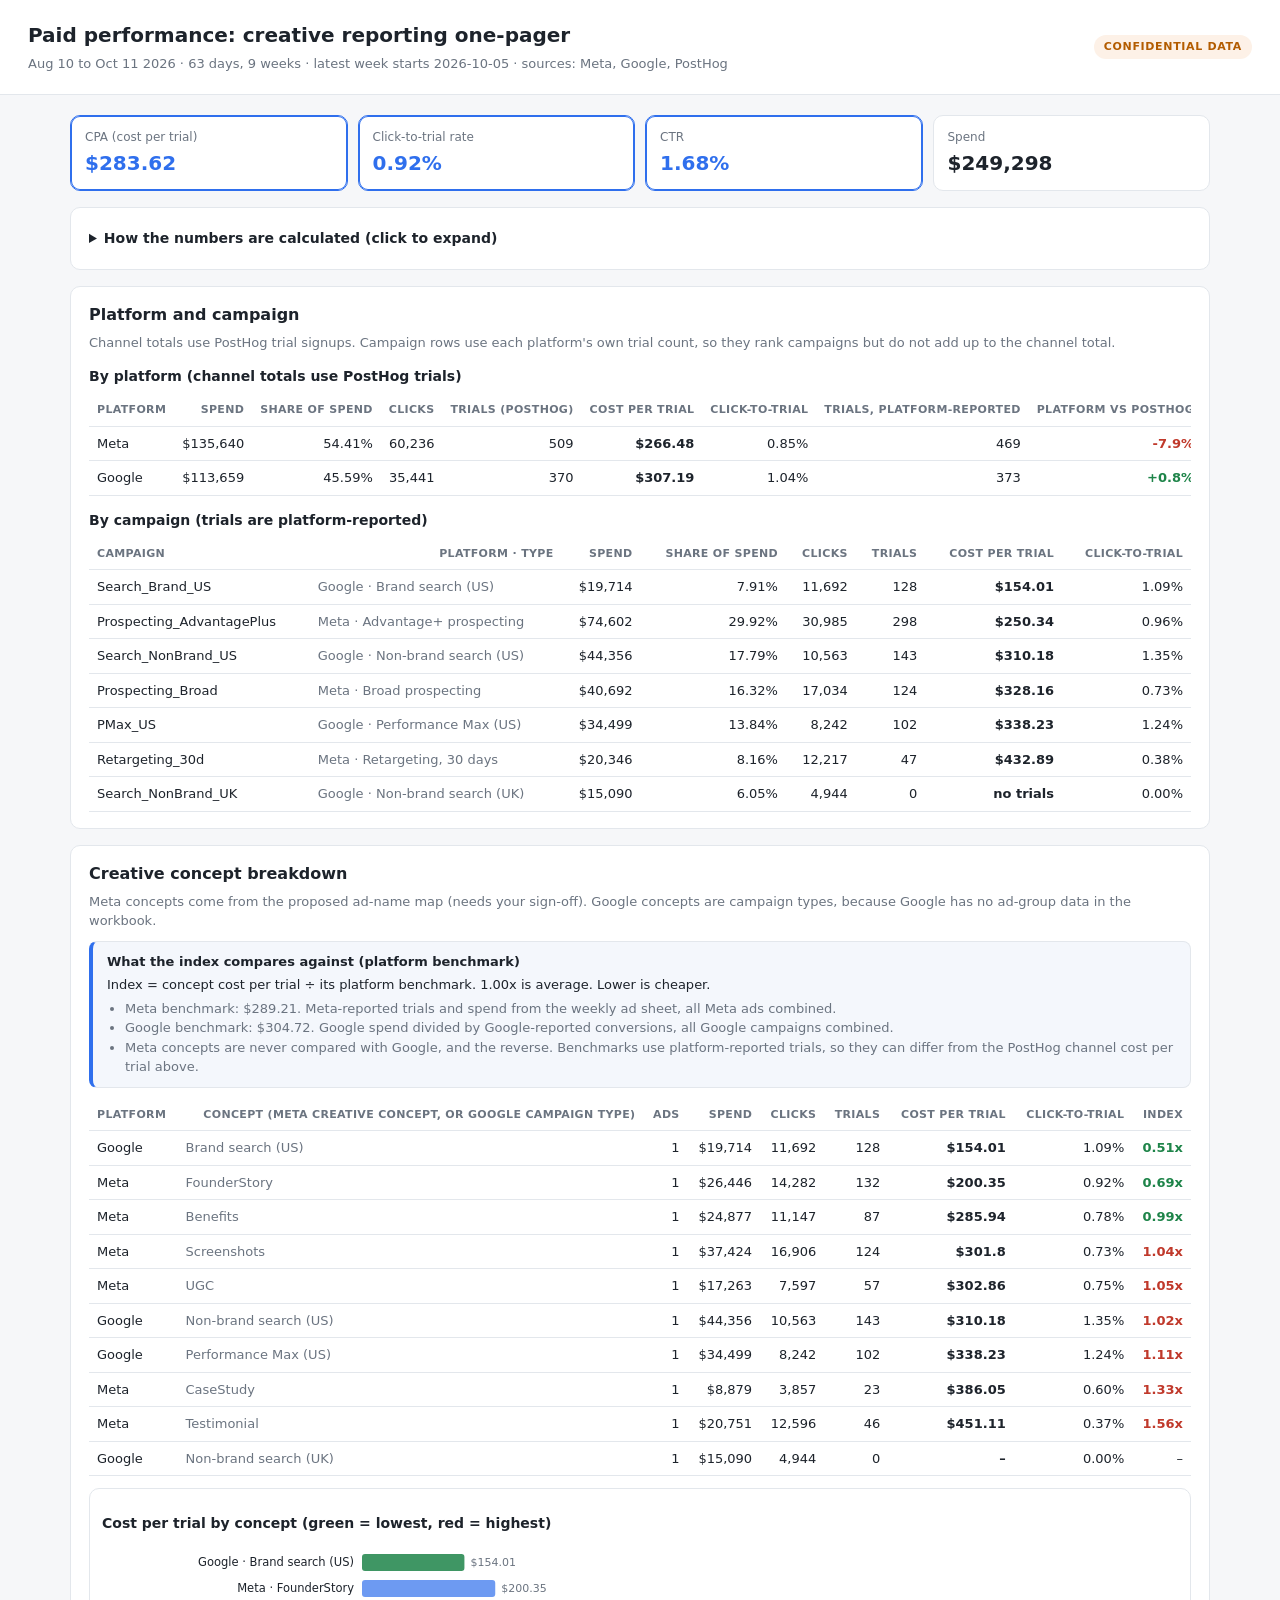
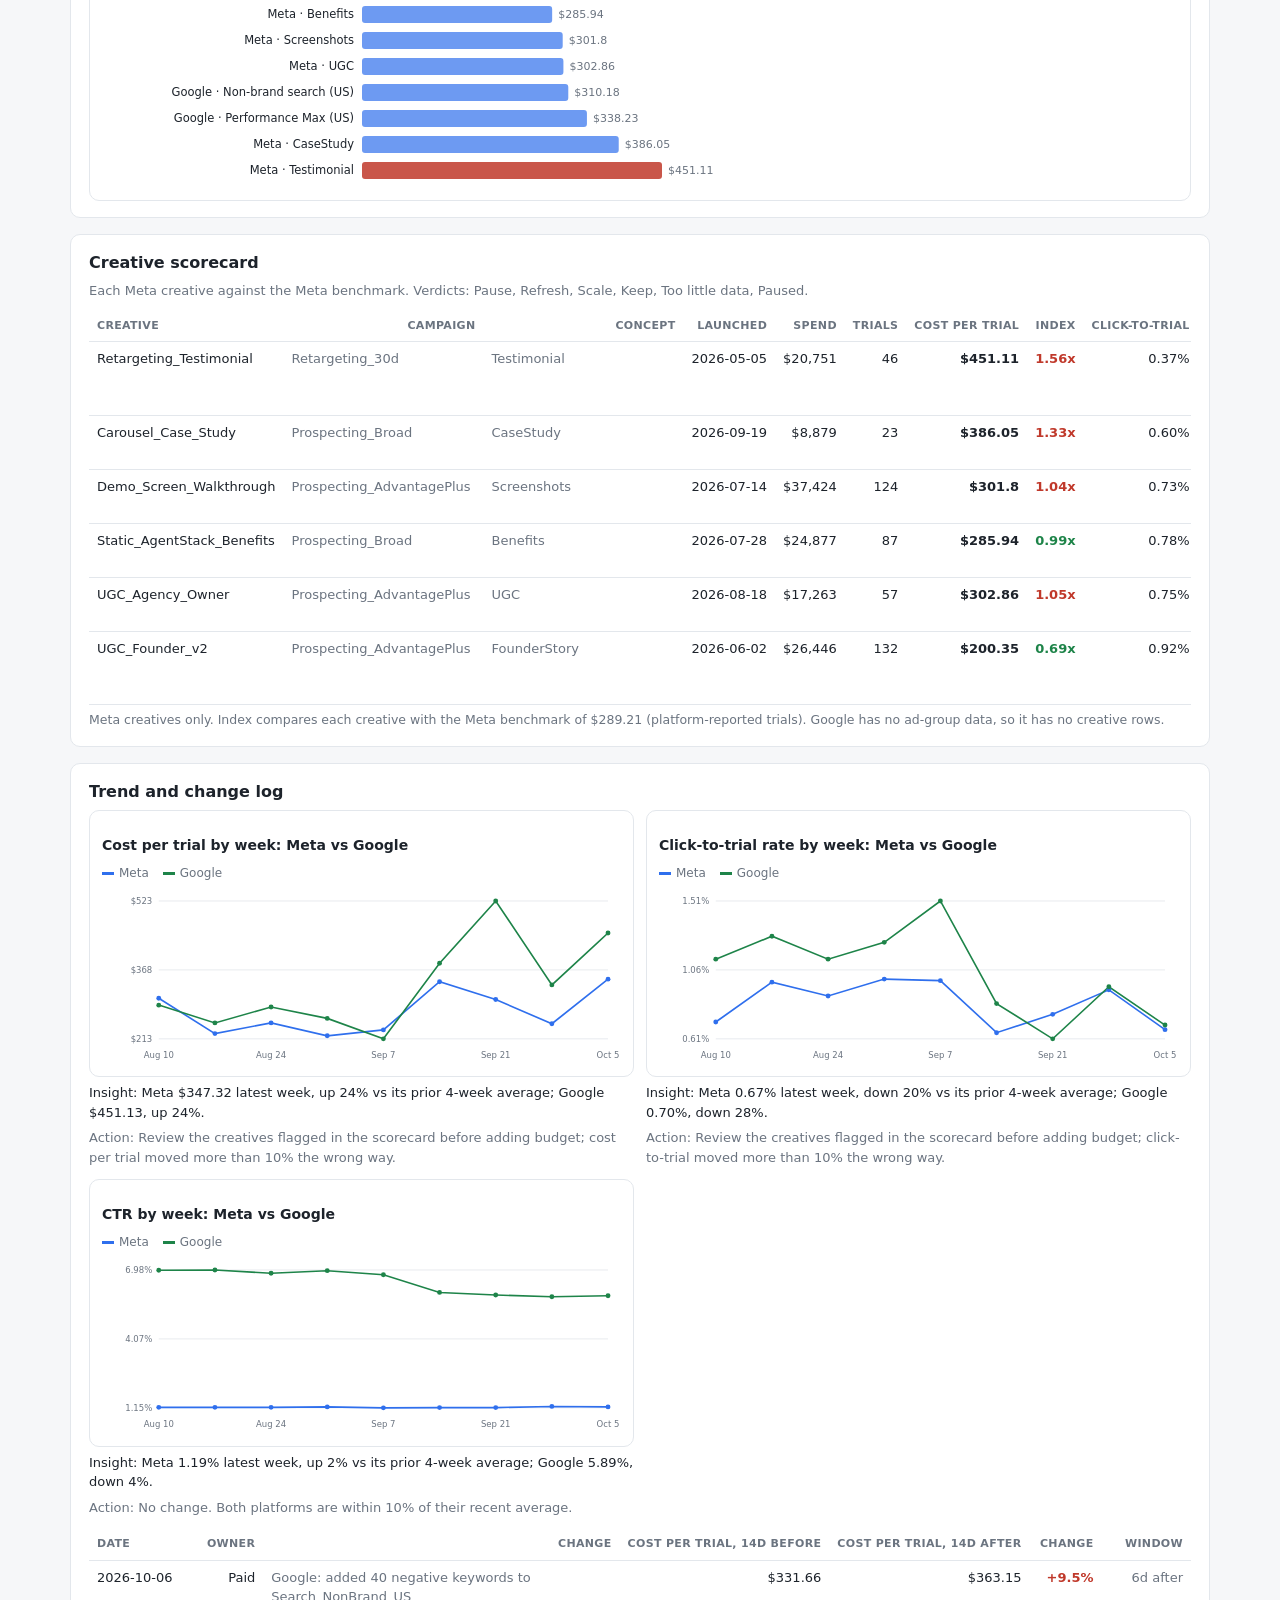
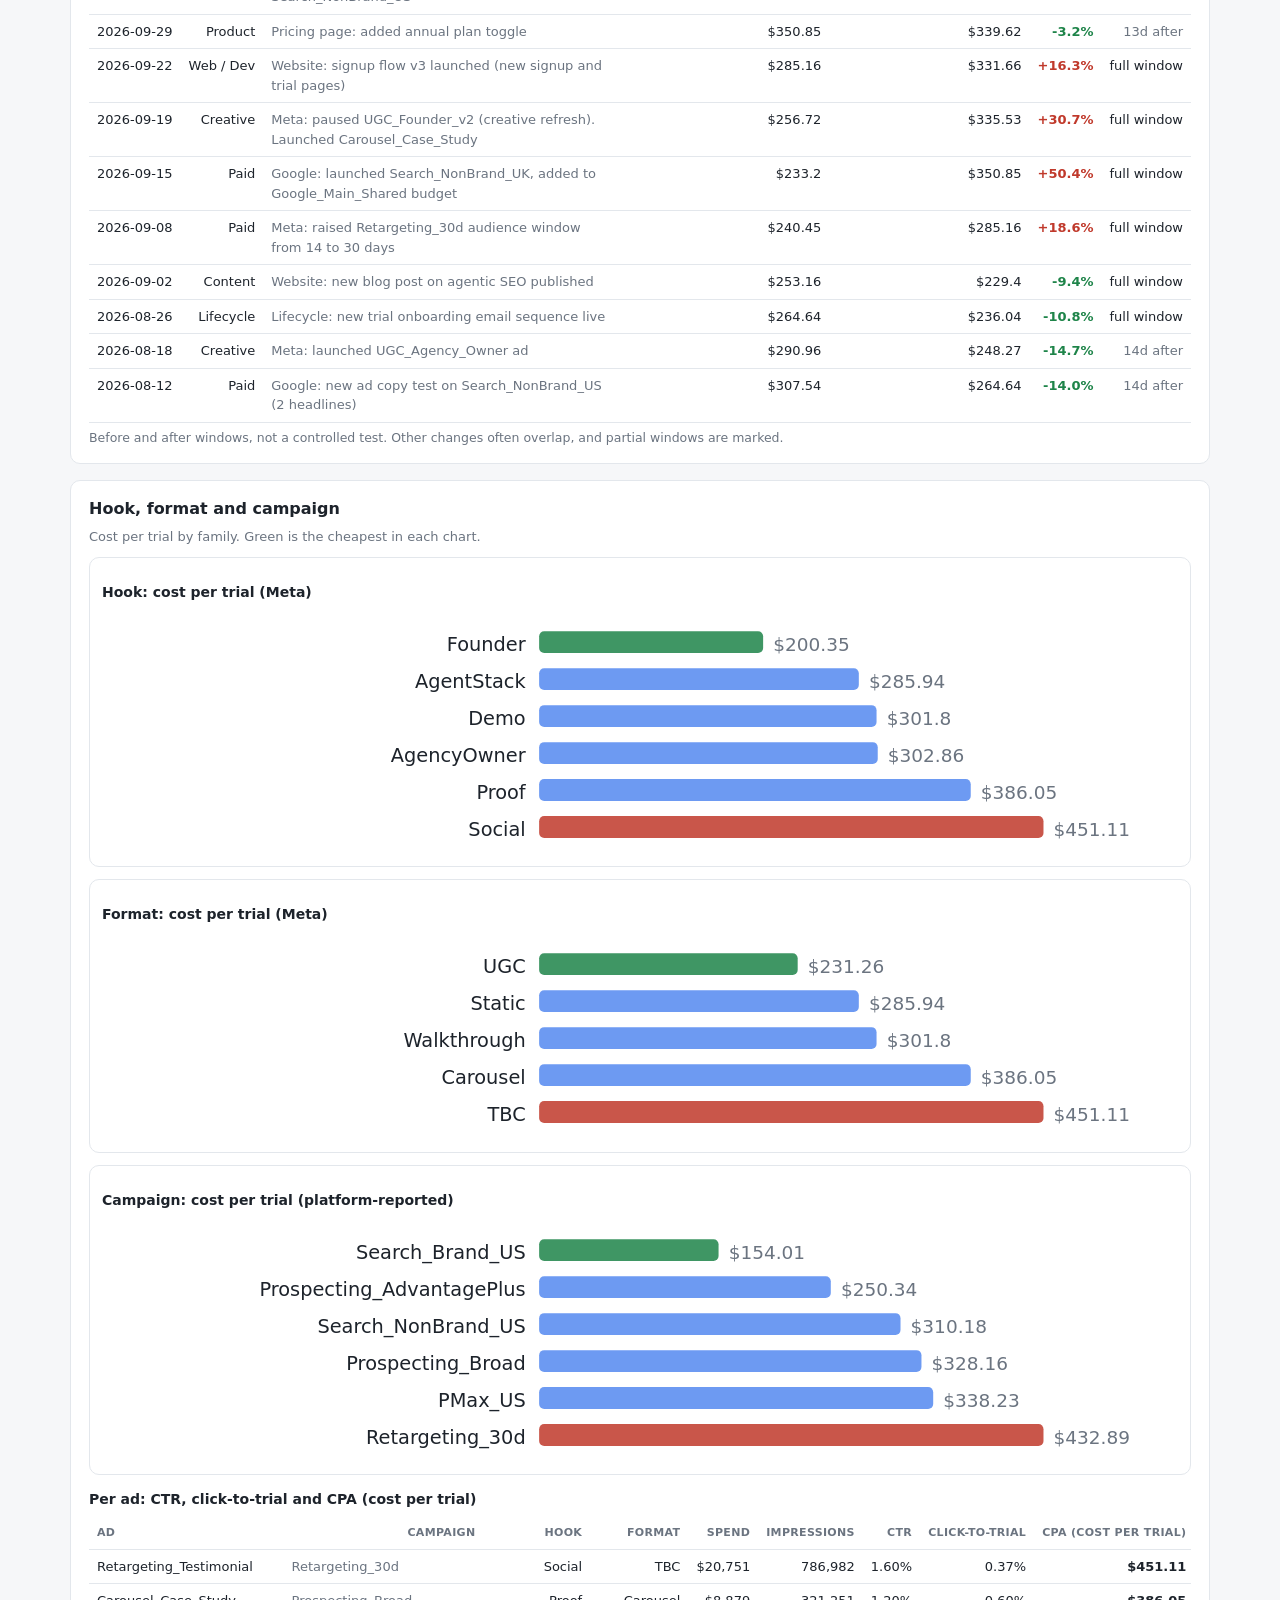
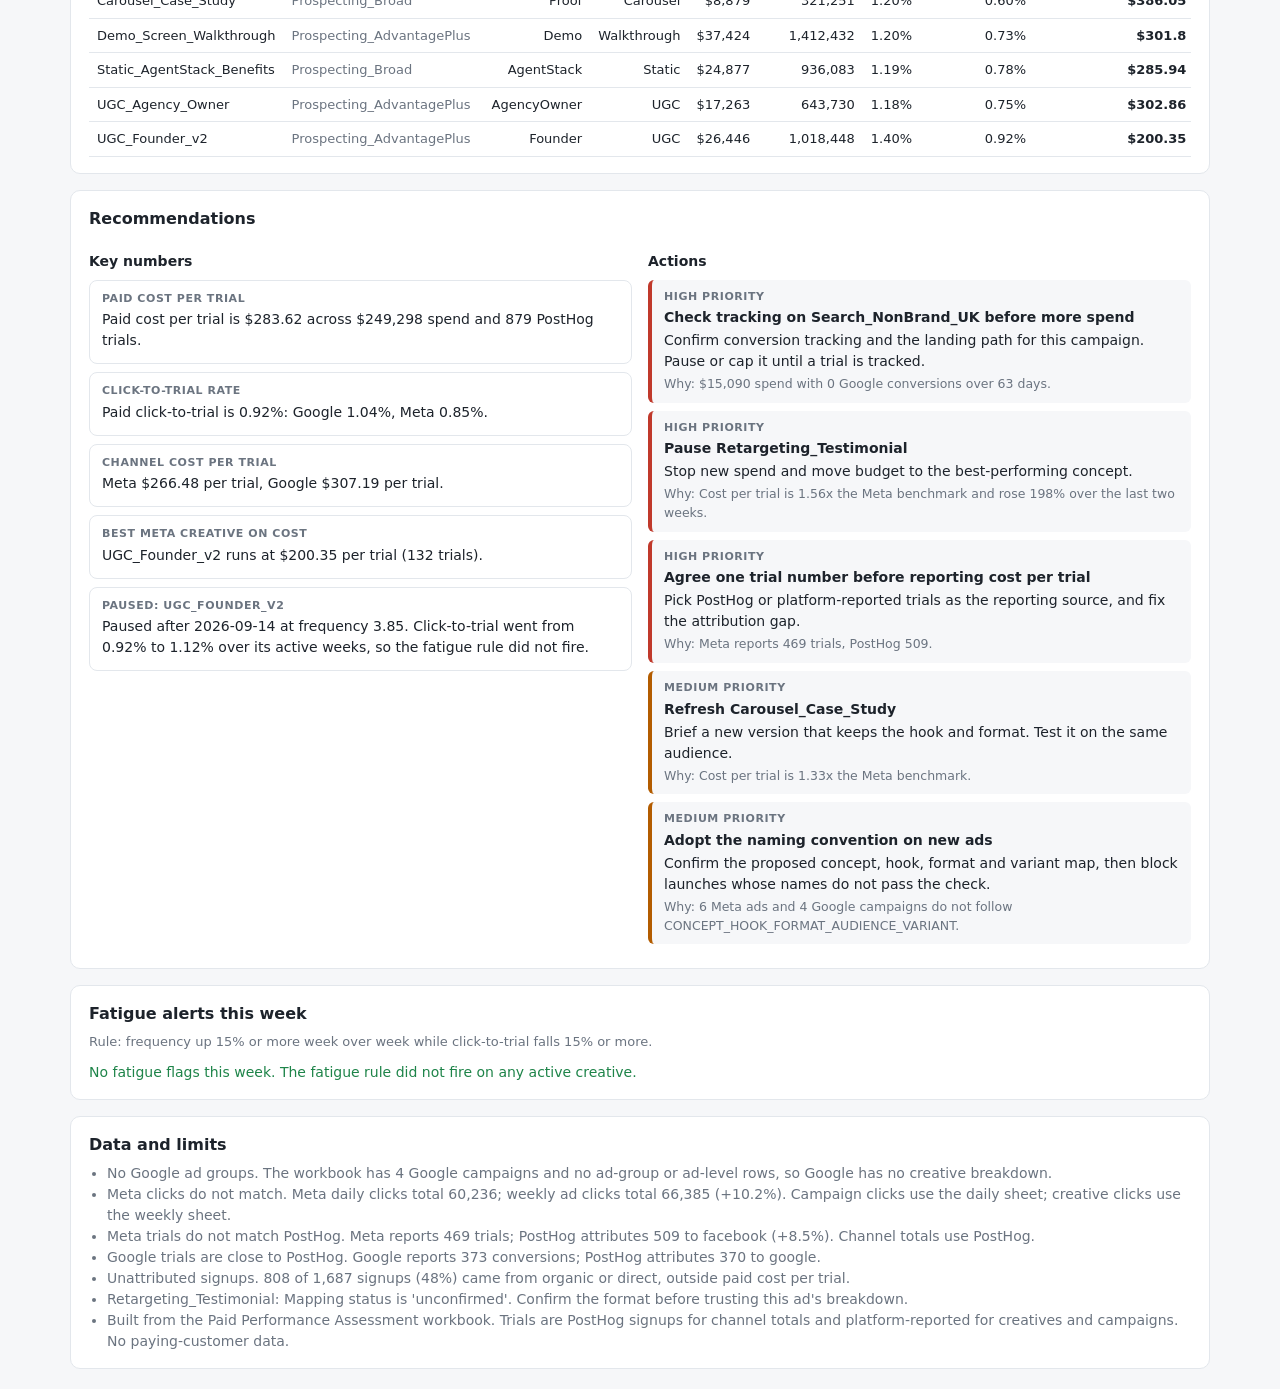
<file: docs/index.html>
<!DOCTYPE html>
<html lang="en">
<head>
  <meta charset="utf-8">
  <meta name="viewport" content="width=device-width, initial-scale=1">
  <title>Paid performance dashboard</title>
  <meta http-equiv="refresh" content="0; url=paid-dashboard.html">
</head>
<body>
  <p><a href="paid-dashboard.html">Open the paid performance dashboard</a></p>
</body>
</html>
</file>
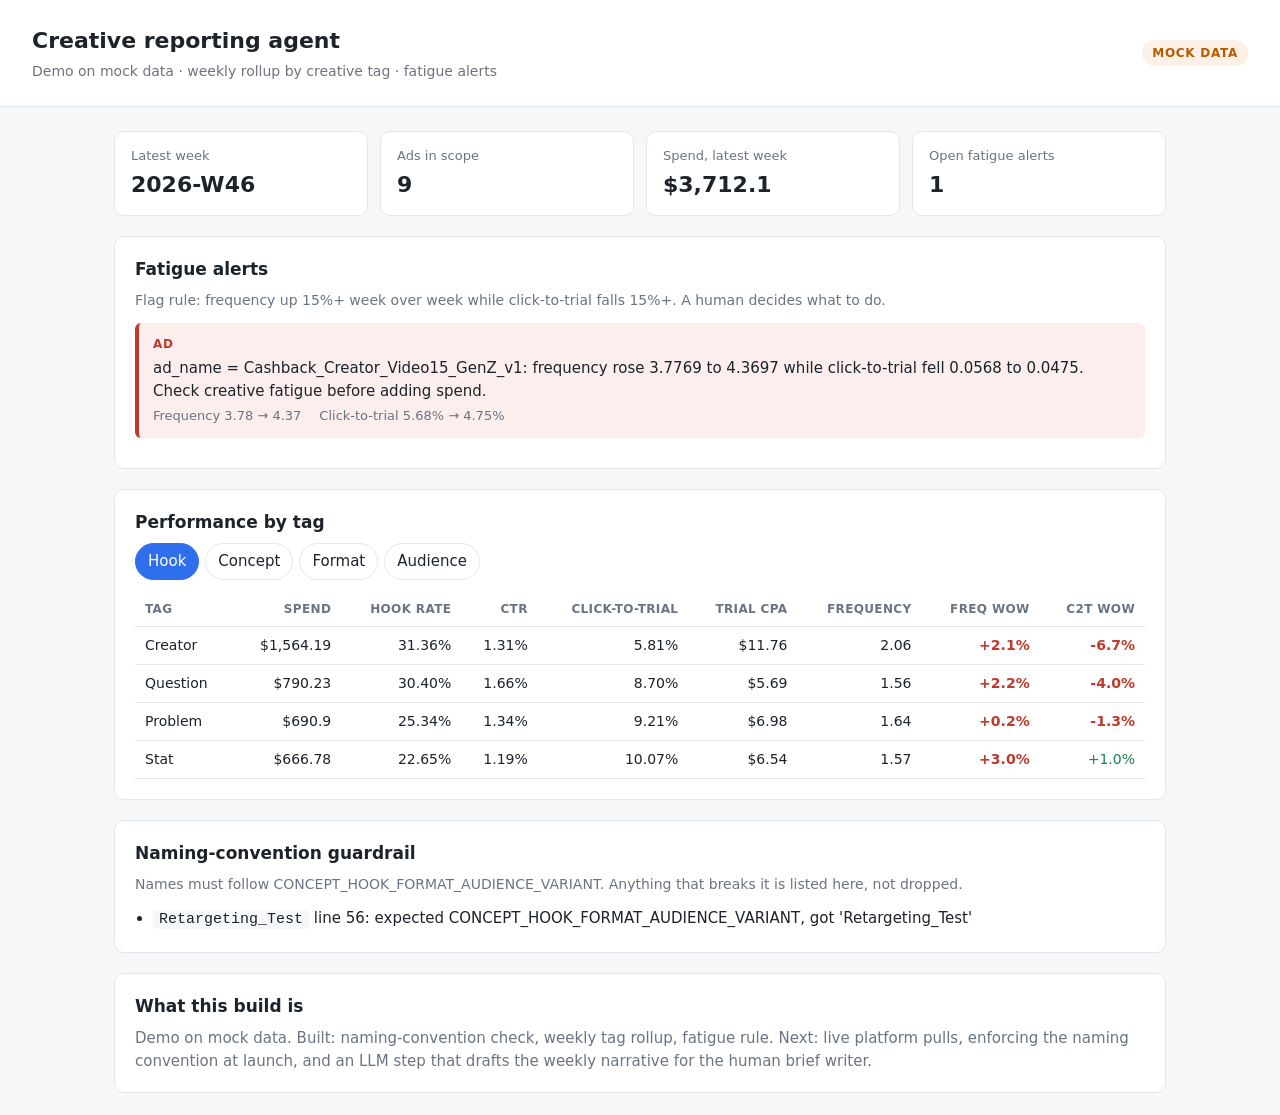
<file: web/index.html>
<!doctype html>
<html lang="en">
<head>
  <meta charset="utf-8">
  <meta name="viewport" content="width=device-width, initial-scale=1">
  <title>Creative Reporting Agent (demo)</title>
  <link rel="stylesheet" href="style.css">
</head>
<body>
  <header>
    <div>
      <h1>Creative reporting agent</h1>
      <p class="sub">Demo on mock data · weekly rollup by creative tag · fatigue alerts</p>
    </div>
    <span class="badge">MOCK DATA</span>
  </header>

  <main>
    <section class="cards" id="summary"></section>

    <section>
      <h2>Fatigue alerts</h2>
      <p class="hint">Flag rule: frequency up 15%+ week over week while click-to-trial falls 15%+. A human decides what to do.</p>
      <div id="alerts"></div>
    </section>

    <section>
      <h2>Performance by tag</h2>
      <div class="tabs" id="tabs" role="tablist"></div>
      <div class="table-wrap"><table id="table"></table></div>
    </section>

    <section>
      <h2>Naming-convention guardrail</h2>
      <p class="hint">Names must follow CONCEPT_HOOK_FORMAT_AUDIENCE_VARIANT. Anything that breaks it is listed here, not dropped.</p>
      <div id="errors"></div>
    </section>

    <section class="scope">
      <h2>What this build is</h2>
      <p id="scope"></p>
    </section>
  </main>

  <script src="report-data.js"></script>
  <script src="app.js"></script>
</body>
</html>
</file>
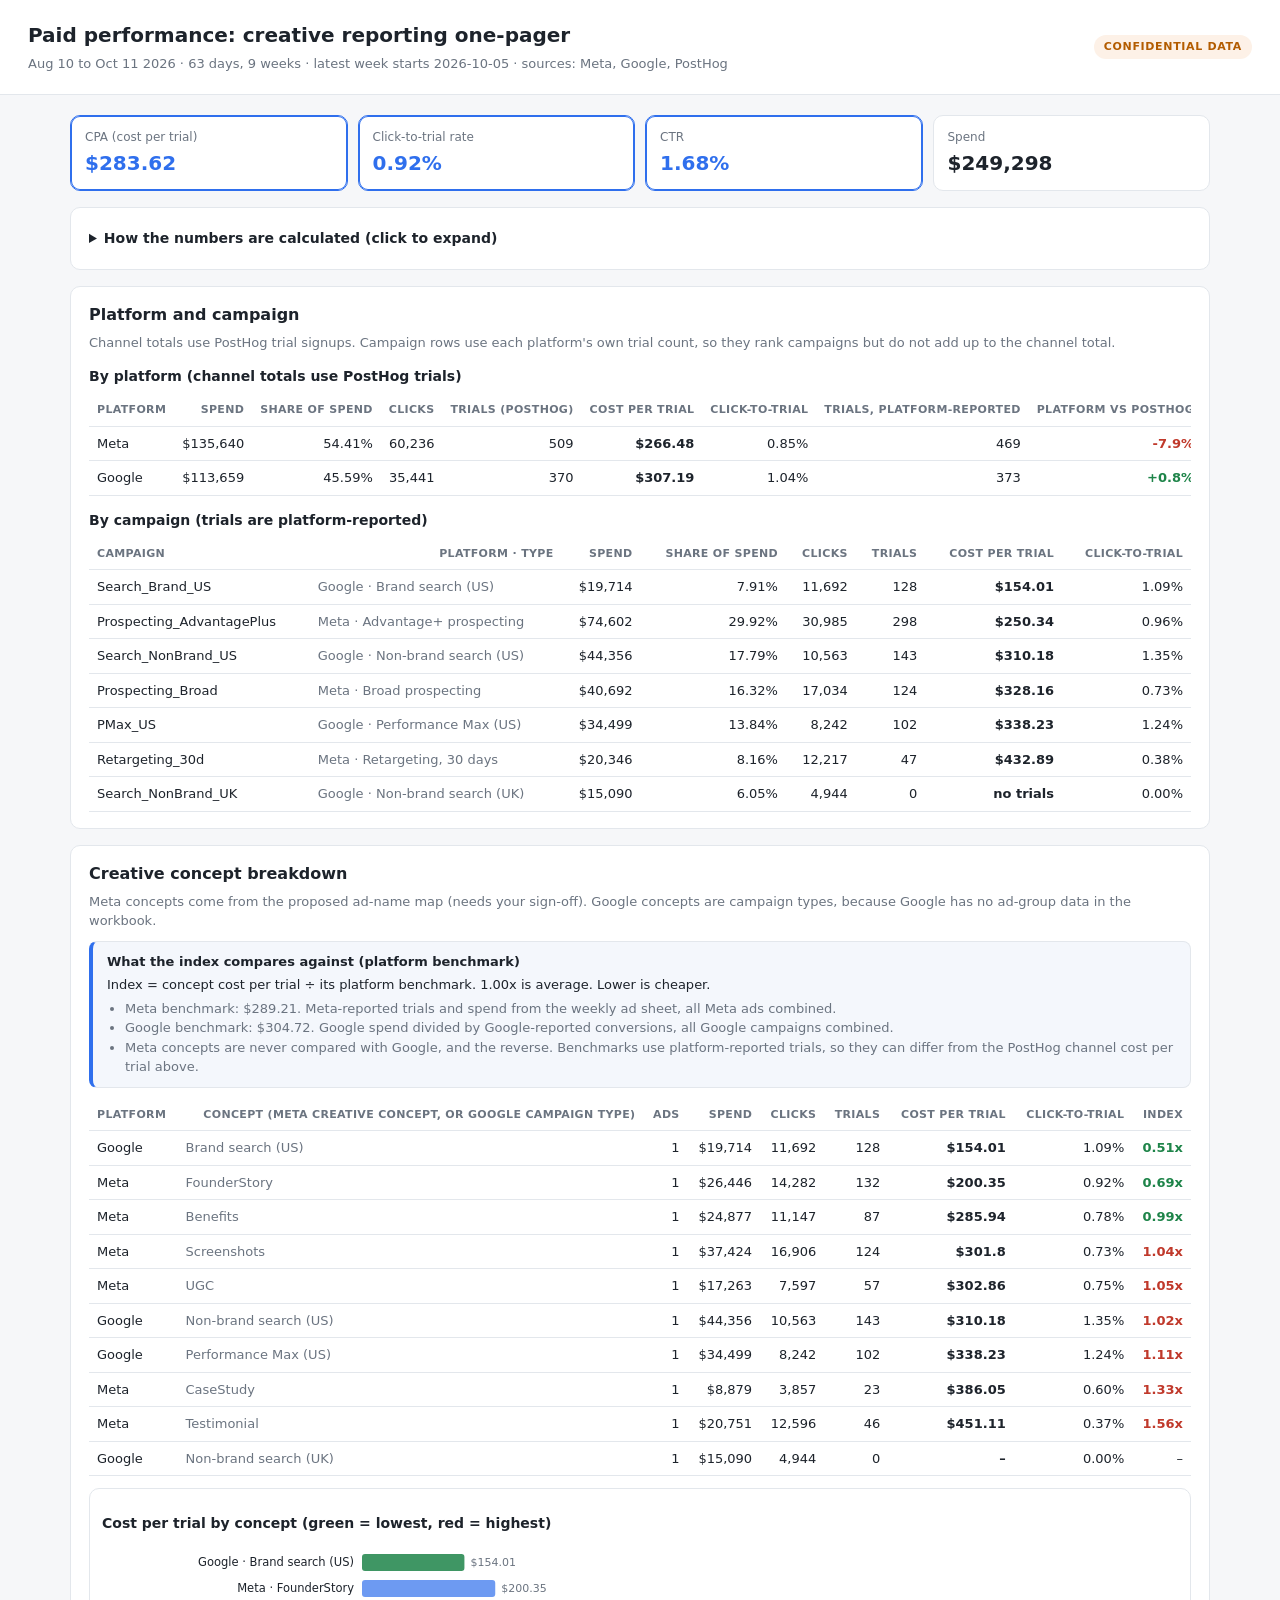
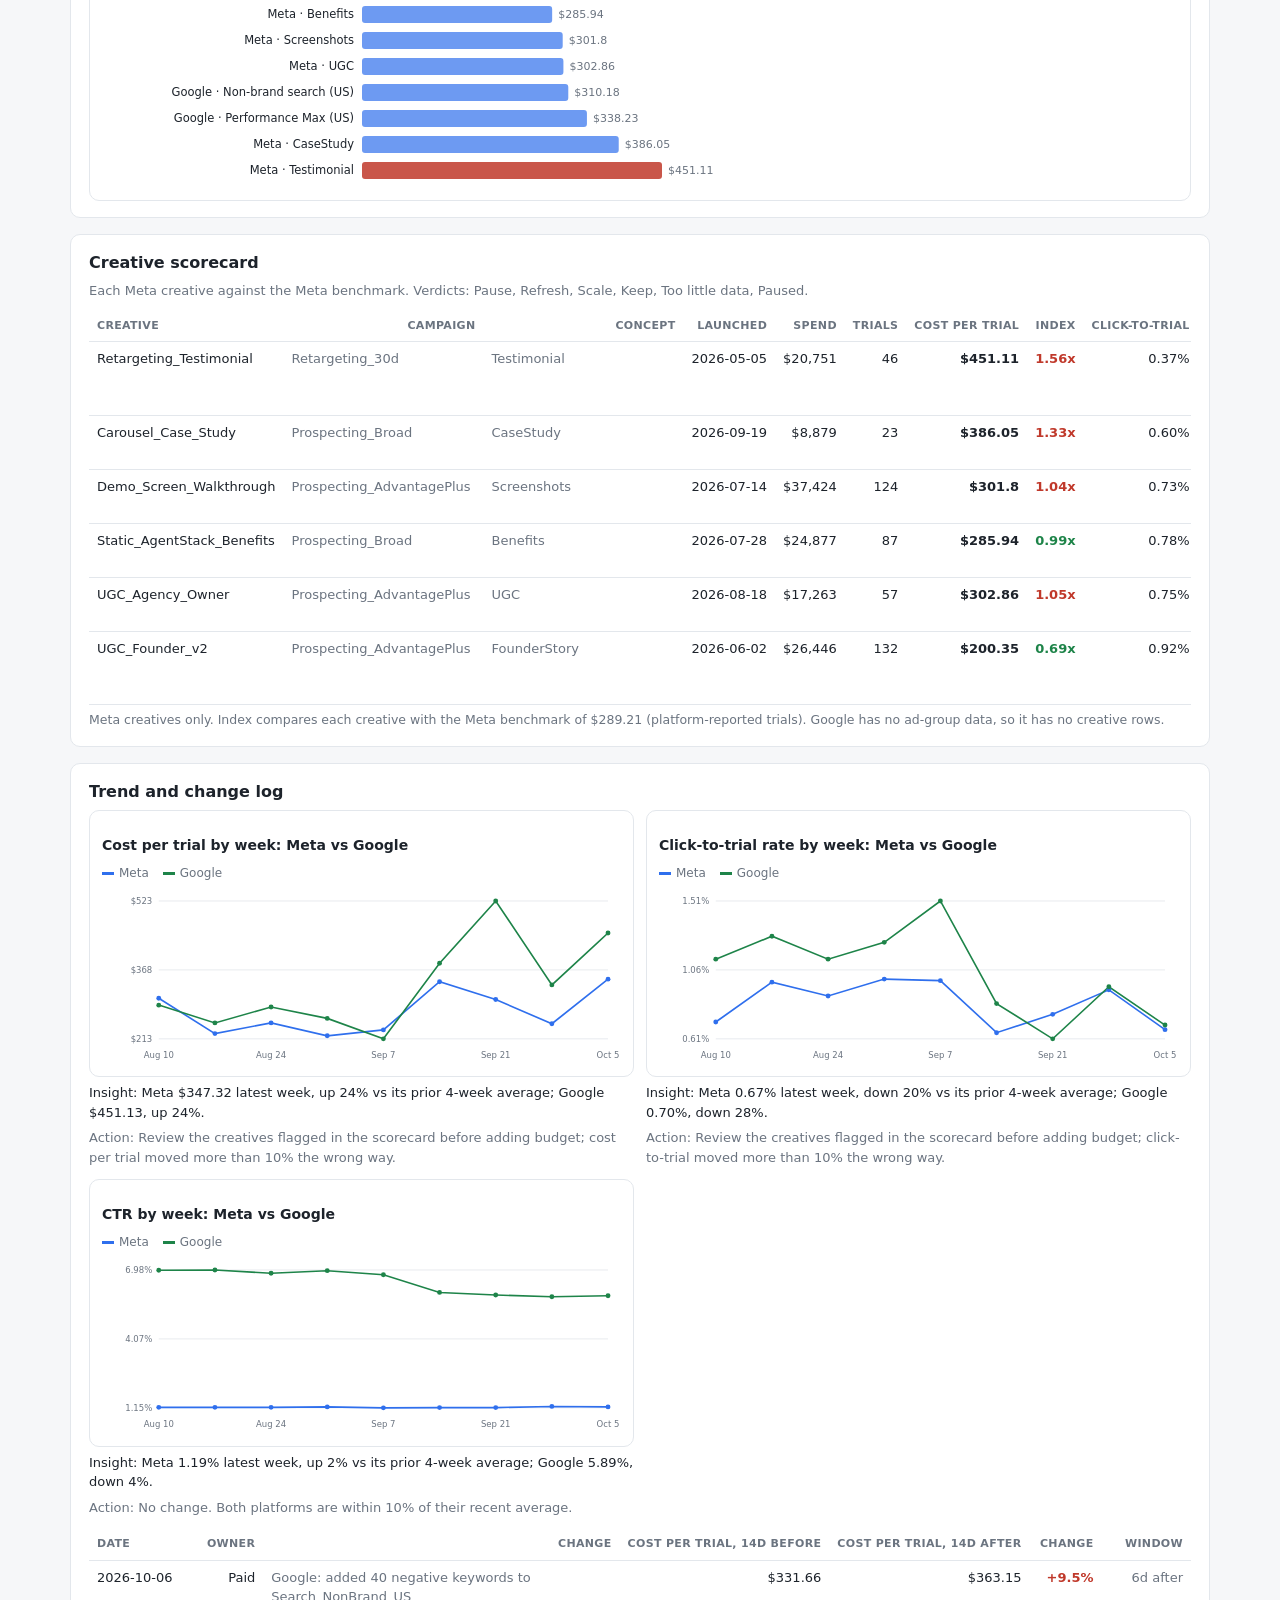
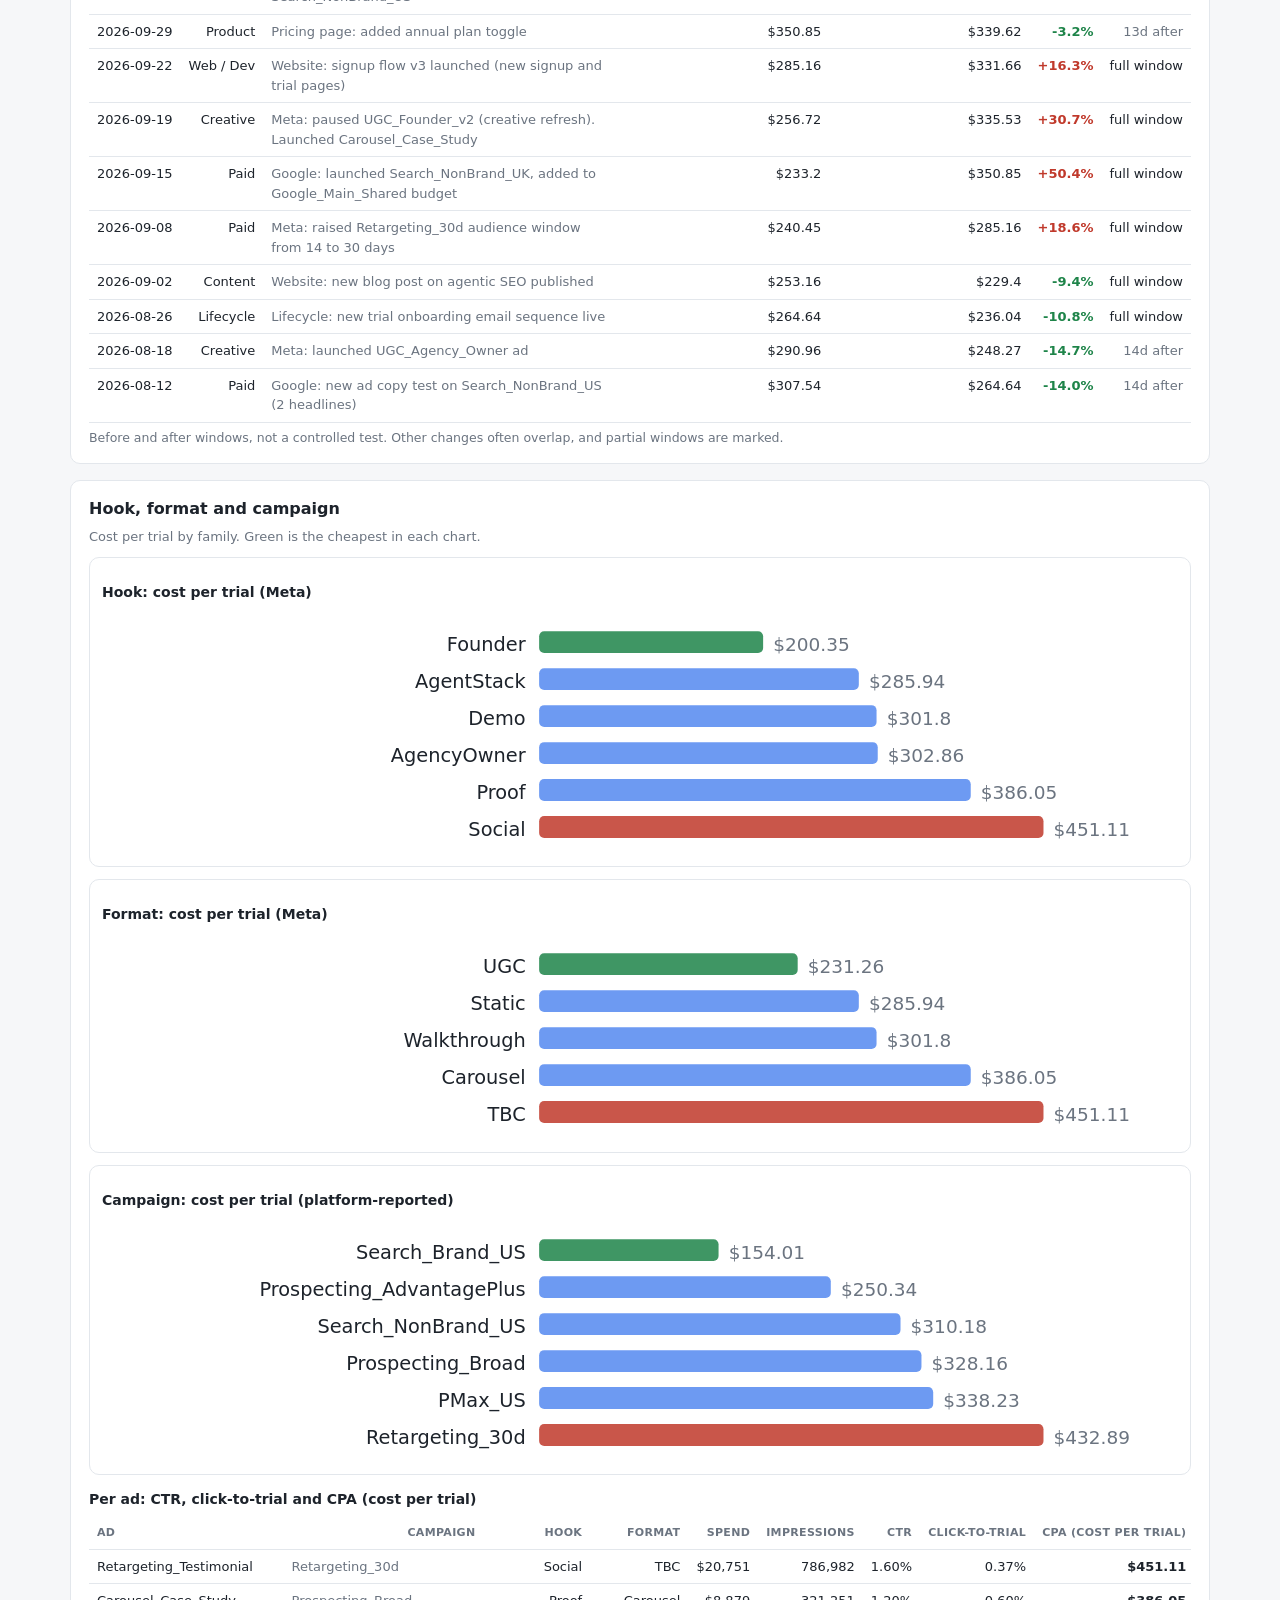
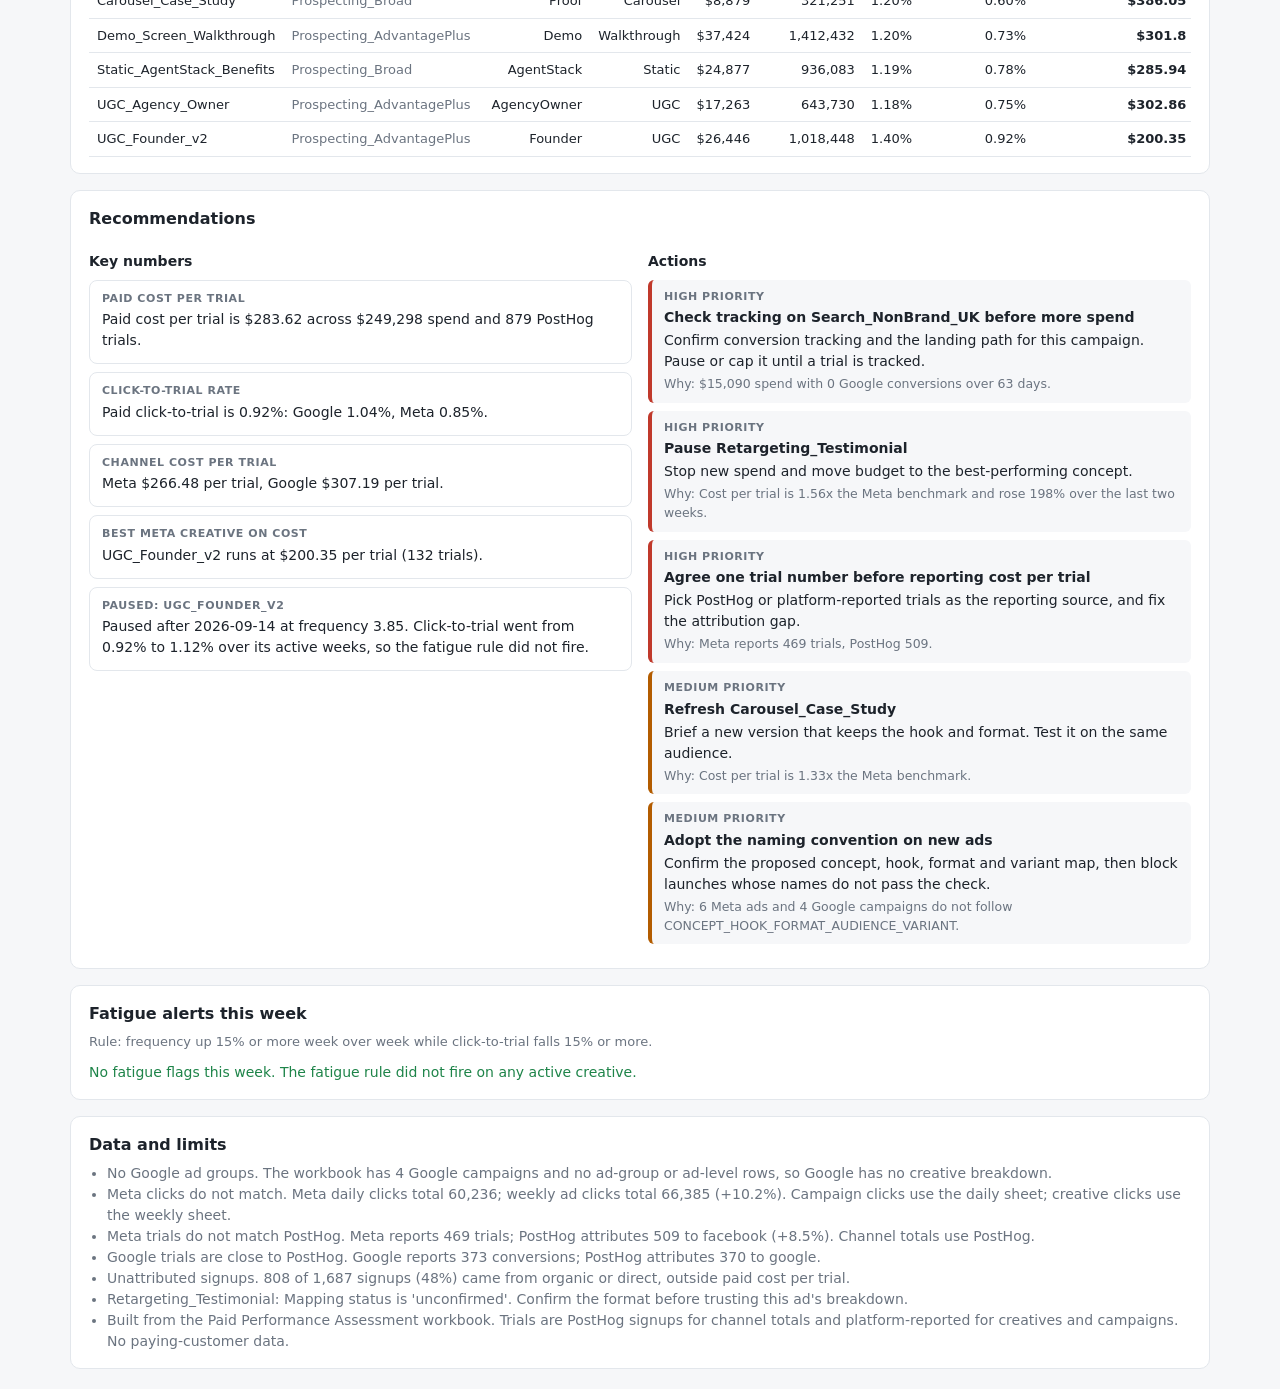
<file: docs/paid-dashboard.html>
<!doctype html>
<html lang="en">
<head>
  <meta charset="utf-8">
  <meta name="viewport" content="width=device-width, initial-scale=1">
  <title>Paid performance: creative reporting one-pager</title>
  <style>
:root {
  --bg: #f6f7f9;
  --panel: #ffffff;
  --ink: #1d232b;
  --muted: #6b7480;
  --line: #e3e7ec;
  --accent: #2f6fed;
  --bad: #c0392b;
  --good: #1e8449;
  --warn: #b35c00;
  --warn-bg: #fdf1e7;
}

* { box-sizing: border-box; }

body {
  margin: 0;
  font: 14px/1.5 system-ui, -apple-system, "Segoe UI", Roboto, sans-serif;
  color: var(--ink);
  background: var(--bg);
}

header {
  display: flex; justify-content: space-between; align-items: center; gap: 16px;
  padding: 20px 28px; background: var(--panel); border-bottom: 1px solid var(--line);
}
h1 { margin: 0; font-size: 20px; }
h2 { margin: 0 0 6px; font-size: 16px; }
h3 { margin: 0 0 8px; font-size: 14px; }
.sub, .hint { color: var(--muted); margin: 4px 0 0; font-size: 13px; }
.hint { margin-bottom: 10px; }

.badge {
  font-size: 11px; font-weight: 600; letter-spacing: 0.06em;
  padding: 4px 10px; border-radius: 999px; background: var(--warn-bg); color: var(--warn);
}

main {
  max-width: 1180px; margin: 20px auto; padding: 0 20px;
  display: grid; gap: 16px;
}

section {
  background: var(--panel); border: 1px solid var(--line); border-radius: 10px; padding: 16px 18px;
}

.kpis {
  display: grid; grid-template-columns: repeat(auto-fit, minmax(160px, 1fr)); gap: 10px;
  background: none; border: none; padding: 0;
}
.card { background: var(--panel); border: 1px solid var(--line); border-radius: 10px; padding: 12px 14px; }
.card-label { color: var(--muted); font-size: 12px; }
.card-value { font-size: 20px; font-weight: 600; margin-top: 2px; }

.table-wrap { overflow-x: auto; }
table { width: 100%; border-collapse: collapse; font-size: 13px; }
th, td { text-align: right; padding: 7px 8px; border-bottom: 1px solid var(--line); white-space: nowrap; vertical-align: top; }
th { color: var(--muted); font-weight: 600; font-size: 11px; text-transform: uppercase; letter-spacing: 0.03em; }
td.tag, th:first-child { text-align: left; }
td.tags { text-align: left; color: var(--muted); white-space: normal; min-width: 200px; }
td.why { text-align: left; white-space: normal; min-width: 240px; color: var(--muted); }
td.bad { color: var(--bad); font-weight: 600; }
td.good { color: var(--good); font-weight: 600; }

.pill {
  display: inline-block; font-size: 11px; font-weight: 600; padding: 2px 8px; border-radius: 999px;
  background: var(--line); color: var(--ink);
}
.pill-pause { background: #fbe3e0; color: var(--bad); }
.pill-refresh { background: var(--warn-bg); color: var(--warn); }
.pill-scale { background: #e2f3e8; color: var(--good); }
.pill-keep { background: #e8eefc; color: var(--accent); }
.pill-too-little-data { background: var(--line); color: var(--muted); }

.chart-grid { display: grid; grid-template-columns: repeat(2, minmax(0, 1fr)); gap: 12px; }
.chart-grid.three { grid-template-columns: repeat(3, minmax(0, 1fr)); }
@media (max-width: 860px) { .chart-grid, .chart-grid.three { grid-template-columns: 1fr; } }
.chart-card { border: 1px solid var(--line); border-radius: 10px; padding: 10px 12px; }
.chart-card svg { width: 100%; height: auto; display: block; }
.chart-card .axis { stroke: var(--line); }
.chart-card .tick { fill: var(--muted); font-size: 10.5px; }
.chart-card .lbl { fill: var(--ink); font-size: 11.5px; }
.chart-card .val { fill: var(--muted); font-size: 11px; }
.chart-card .line { fill: none; stroke: var(--accent); stroke-width: 2; }
.chart-card .dot { fill: var(--accent); }
.chart-card .bar { fill: var(--accent); fill-opacity: 0.7; }
.chart-card .bar-best { fill: var(--good); fill-opacity: 0.85; }
.chart-card .bar-worst { fill: var(--bad); fill-opacity: 0.85; }

.two-col { display: grid; grid-template-columns: 1fr 1fr; gap: 16px; }
@media (max-width: 860px) { .two-col { grid-template-columns: 1fr; } }

.brief { border: 1px solid var(--line); border-radius: 8px; padding: 10px 12px; margin-bottom: 8px; }
.brief-rank { font-size: 11px; text-transform: uppercase; letter-spacing: 0.05em; color: var(--muted); font-weight: 600; }
.brief-title { font-weight: 600; margin: 2px 0; }
.brief-line { margin: 2px 0; }

.rec { border-left: 4px solid var(--accent); padding: 9px 12px; border-radius: 6px; background: var(--bg); margin-bottom: 8px; }
.rec-high { border-left-color: var(--bad); }
.rec-medium { border-left-color: var(--warn); }
.rec-low { border-left-color: var(--good); }
.rec-prio { font-size: 11px; text-transform: uppercase; letter-spacing: 0.05em; font-weight: 600; color: var(--muted); }
.rec-title { font-weight: 600; margin: 2px 0; }
.rec-action { margin: 0 0 3px; }
.rec-why { margin: 0; color: var(--muted); font-size: 12.5px; }

.alert { border-left: 4px solid var(--bad); background: #fbeeed; padding: 10px 12px; border-radius: 6px; margin-bottom: 8px; }
.alert-dim { font-size: 11px; text-transform: uppercase; letter-spacing: 0.05em; color: var(--bad); font-weight: 600; }
.ok { color: var(--good); margin: 0; }

.scope .notes { margin: 0; padding-left: 18px; color: var(--muted); }

.card-primary { border-color: var(--accent); box-shadow: 0 0 0 1px var(--accent) inset; }
.card-primary .card-value { color: var(--accent); }
.formulas { margin: 0 0 8px; padding-left: 18px; }
.formulas li { margin: 2px 0; }
.example { margin: 0; font-weight: 600; }
.mt { margin-top: 12px; }
h3 { margin-top: 14px; }
td.strong { font-weight: 600; }
th, td { font-variant-numeric: tabular-nums; }

.pill-paused { background: var(--line); color: var(--muted); }
.legend { font-size: 12px; color: var(--muted); margin: 0 0 6px; }
.legend span { margin-right: 14px; }
.legend i { display: inline-block; width: 12px; height: 3px; vertical-align: middle; margin-right: 5px; }
.legend .l-meta i { background: #2f6fed; }
.legend .l-google i { background: #1e8449; }
.chart-card .line-google { fill: none; stroke: var(--good); stroke-width: 2; }
.chart-card .dot-google { fill: var(--good); }
.muted { color: var(--muted); }
.note { font-size: 12.5px; color: var(--muted); margin: 6px 0 0; }

/* Keep wide tables inside their card instead of stretching the page. */
main { grid-template-columns: minmax(0, 1fr); }
main > section { min-width: 0; }
.chart-card svg { max-width: 100%; }
#concept-chart .chart-card svg, #concept-chart svg { max-width: 640px; }
#tags { grid-template-columns: 1fr; }

.callout { background: #f4f7fc; border: 1px solid var(--line); border-left: 4px solid #2f6fed; border-radius: 8px; padding: 10px 14px; margin: 0 0 12px; font-size: 13px; }
.callout p { margin: 4px 0; }
.callout ul { margin: 4px 0 0; padding-left: 18px; color: var(--muted); }

details.calc summary { cursor: pointer; font-weight: 600; font-size: 14px; padding: 4px 0; }
details.calc[open] summary { margin-bottom: 8px; }

.chart-wrap { display: flex; flex-direction: column; gap: 6px; min-width: 0; }
.chart-insight { margin: 0; font-size: 13px; color: var(--ink); }
.chart-reco { margin: 0; font-size: 13px; color: var(--muted); }

</style>
</head>
<body>
  <header>
    <div>
      <h1>Paid performance: creative reporting one-pager</h1>
      <p class="sub" id="window"></p>
    </div>
    <span class="badge">CONFIDENTIAL DATA</span>
  </header>

  <main>
    <section class="kpis" id="kpis"></section>

    <section>
      <div id="formulas"></div>
    </section>

    <section>
      <h2>Platform and campaign</h2>
      <p class="hint">Channel totals use PostHog trial signups. Campaign rows use each platform's own trial count, so they rank campaigns but do not add up to the channel total.</p>
      <div id="platforms"></div>
    </section>

    <section>
      <h2>Creative concept breakdown</h2>
      <p class="hint">Meta concepts come from the proposed ad-name map (needs your sign-off). Google concepts are campaign types, because Google has no ad-group data in the workbook.</p>
      <div id="concepts"></div>
      <div id="concept-chart" class="mt"></div>
    </section>

    <section>
      <h2>Creative scorecard</h2>
      <p class="hint">Each Meta creative against the Meta benchmark. Verdicts: Pause, Refresh, Scale, Keep, Too little data, Paused.</p>
      <div id="scorecard"></div>
      <p class="note" id="scorecard-note"></p>
    </section>

    <section>
      <h2>Trend and change log</h2>
      <div class="chart-grid" id="trend"></div>
      <div class="mt" id="changes"></div>
    </section>

    <section>
      <h2>Hook, format and campaign</h2>
      <p class="hint">Cost per trial by family. Green is the cheapest in each chart.</p>
      <div class="chart-grid three" id="tags"></div>
      <div class="mt" id="tags-by-ad"></div>
    </section>

    <section>
      <h2>Recommendations</h2>
      <div class="two-col">
        <div>
          <h3>Key numbers</h3>
          <div id="insights"></div>
        </div>
        <div>
          <h3>Actions</h3>
          <div id="recs"></div>
        </div>
      </div>
    </section>

    <section>
      <h2>Fatigue alerts this week</h2>
      <p class="hint">Rule: frequency up 15% or more week over week while click-to-trial falls 15% or more.</p>
      <div id="alerts"></div>
    </section>

    <section class="scope">
      <h2>Data and limits</h2>
      <div id="notes"></div>
    </section>
  </main>

  <script>
window.REPORT_DATA = {
  "window": {
    "from": "2026-08-10",
    "to": "2026-10-11",
    "days": 63,
    "weeks": 9,
    "benchmark": {
      "spend": 249298.46,
      "clicks": 95677,
      "trials": 879,
      "cost_per_trial": 283.62,
      "click_to_trial": 0.0092,
      "impressions": 5679756,
      "ctr": 0.0168,
      "unattributed_trials": 808,
      "total_signups": 1687
    }
  },
  "latest_week": "2026-10-05",
  "benchmarks": {
    "meta": {
      "cost_per_trial": 289.21,
      "basis": "Meta-reported trials and spend from the weekly ad sheet, all Meta ads combined"
    },
    "google": {
      "cost_per_trial": 304.72,
      "basis": "Google spend divided by Google-reported conversions, all Google campaigns combined"
    }
  },
  "formulas": [
    {
      "name": "Cost per trial",
      "formula": "Spend ÷ Trials"
    },
    {
      "name": "Click-to-trial rate",
      "formula": "Trials ÷ Clicks"
    },
    {
      "name": "CTR (click-through rate)",
      "formula": "Clicks ÷ Impressions"
    },
    {
      "name": "Trial source (channel totals)",
      "formula": "PostHog trial signups by utm_source: facebook for Meta, google for Google"
    },
    {
      "name": "Trial source (campaign and creative)",
      "formula": "Platform-reported trials: Meta reported, Google conversions"
    }
  ],
  "platforms": [
    {
      "platform": "Meta",
      "spend": 135639.53,
      "clicks": 60236,
      "trials": 509,
      "cost_per_trial": 266.48,
      "click_to_trial": 0.0085,
      "trials_platform": 469,
      "gap_pct": -0.0786,
      "share_of_spend": 0.5441
    },
    {
      "platform": "Google",
      "spend": 113658.93,
      "clicks": 35441,
      "trials": 370,
      "cost_per_trial": 307.19,
      "click_to_trial": 0.0104,
      "trials_platform": 373,
      "gap_pct": 0.0081,
      "share_of_spend": 0.4559
    }
  ],
  "campaigns": [
    {
      "platform": "Google",
      "campaign": "Search_Brand_US",
      "type": "Brand search (US)",
      "share_of_spend": 0.0791,
      "spend": 19713.86,
      "clicks": 11692,
      "trials": 128,
      "cost_per_trial": 154.01,
      "click_to_trial": 0.0109
    },
    {
      "platform": "Meta",
      "campaign": "Prospecting_AdvantagePlus",
      "type": "Advantage+ prospecting",
      "share_of_spend": 0.2992,
      "spend": 74601.73,
      "clicks": 30985,
      "trials": 298,
      "cost_per_trial": 250.34,
      "click_to_trial": 0.0096
    },
    {
      "platform": "Google",
      "campaign": "Search_NonBrand_US",
      "type": "Non-brand search (US)",
      "share_of_spend": 0.1779,
      "spend": 44356.26,
      "clicks": 10563,
      "trials": 143,
      "cost_per_trial": 310.18,
      "click_to_trial": 0.0135
    },
    {
      "platform": "Meta",
      "campaign": "Prospecting_Broad",
      "type": "Broad prospecting",
      "share_of_spend": 0.1632,
      "spend": 40691.86,
      "clicks": 17034,
      "trials": 124,
      "cost_per_trial": 328.16,
      "click_to_trial": 0.0073
    },
    {
      "platform": "Google",
      "campaign": "PMax_US",
      "type": "Performance Max (US)",
      "share_of_spend": 0.1384,
      "spend": 34499.31,
      "clicks": 8242,
      "trials": 102,
      "cost_per_trial": 338.23,
      "click_to_trial": 0.0124
    },
    {
      "platform": "Meta",
      "campaign": "Retargeting_30d",
      "type": "Retargeting, 30 days",
      "share_of_spend": 0.0816,
      "spend": 20345.94,
      "clicks": 12217,
      "trials": 47,
      "cost_per_trial": 432.89,
      "click_to_trial": 0.0038
    },
    {
      "platform": "Google",
      "campaign": "Search_NonBrand_UK",
      "type": "Non-brand search (UK)",
      "share_of_spend": 0.0605,
      "spend": 15089.5,
      "clicks": 4944,
      "trials": 0,
      "cost_per_trial": null,
      "click_to_trial": 0.0
    }
  ],
  "concepts": [
    {
      "platform": "Google",
      "concept": "Brand search (US)",
      "ads": 1,
      "index": 0.51,
      "spend": 19713.86,
      "clicks": 11692,
      "trials": 128,
      "cost_per_trial": 154.01,
      "click_to_trial": 0.0109
    },
    {
      "platform": "Meta",
      "concept": "FounderStory",
      "ads": 1,
      "index": 0.69,
      "spend": 26445.6,
      "clicks": 14282,
      "trials": 132,
      "cost_per_trial": 200.35,
      "click_to_trial": 0.0092
    },
    {
      "platform": "Meta",
      "concept": "Benefits",
      "ads": 1,
      "index": 0.99,
      "spend": 24877.1,
      "clicks": 11147,
      "trials": 87,
      "cost_per_trial": 285.94,
      "click_to_trial": 0.0078
    },
    {
      "platform": "Meta",
      "concept": "Screenshots",
      "ads": 1,
      "index": 1.04,
      "spend": 37423.57,
      "clicks": 16906,
      "trials": 124,
      "cost_per_trial": 301.8,
      "click_to_trial": 0.0073
    },
    {
      "platform": "Meta",
      "concept": "UGC",
      "ads": 1,
      "index": 1.05,
      "spend": 17263.18,
      "clicks": 7597,
      "trials": 57,
      "cost_per_trial": 302.86,
      "click_to_trial": 0.0075
    },
    {
      "platform": "Google",
      "concept": "Non-brand search (US)",
      "ads": 1,
      "index": 1.02,
      "spend": 44356.26,
      "clicks": 10563,
      "trials": 143,
      "cost_per_trial": 310.18,
      "click_to_trial": 0.0135
    },
    {
      "platform": "Google",
      "concept": "Performance Max (US)",
      "ads": 1,
      "index": 1.11,
      "spend": 34499.31,
      "clicks": 8242,
      "trials": 102,
      "cost_per_trial": 338.23,
      "click_to_trial": 0.0124
    },
    {
      "platform": "Meta",
      "concept": "CaseStudy",
      "ads": 1,
      "index": 1.33,
      "spend": 8879.15,
      "clicks": 3857,
      "trials": 23,
      "cost_per_trial": 386.05,
      "click_to_trial": 0.006
    },
    {
      "platform": "Meta",
      "concept": "Testimonial",
      "ads": 1,
      "index": 1.56,
      "spend": 20750.91,
      "clicks": 12596,
      "trials": 46,
      "cost_per_trial": 451.11,
      "click_to_trial": 0.0037
    },
    {
      "platform": "Google",
      "concept": "Non-brand search (UK)",
      "ads": 1,
      "index": null,
      "spend": 15089.5,
      "clicks": 4944,
      "trials": 0,
      "cost_per_trial": null,
      "click_to_trial": 0.0
    }
  ],
  "scorecard": [
    {
      "value": "Retargeting_Testimonial",
      "platform": "Meta",
      "campaign": "Retargeting_30d",
      "concept": "Testimonial",
      "hook": "Social",
      "format": "TBC",
      "audience": "Retargeting, 30 days",
      "launched": "2026-05-05",
      "weeks": 9,
      "spend": 20750.91,
      "clicks": 12596,
      "trials": 46,
      "impressions": 786982,
      "ctr": 0.016,
      "cost_per_trial": 451.11,
      "click_to_trial": 0.0037,
      "index": 1.56,
      "frequency": 2.43,
      "cpt_trend": 1.9773,
      "verdict": "Pause",
      "reason": "Cost per trial is 1.56x the Meta benchmark and rose 198% over the last two weeks.",
      "weekly": [
        {
          "week": "2026-08-10",
          "frequency": 2.21,
          "c2t": 0.0044,
          "spend": 2552.05,
          "trials": 7
        },
        {
          "week": "2026-08-17",
          "frequency": 2.31,
          "c2t": 0.0062,
          "spend": 2353.68,
          "trials": 9
        },
        {
          "week": "2026-08-24",
          "frequency": 2.46,
          "c2t": 0.0021,
          "spend": 2251.42,
          "trials": 3
        },
        {
          "week": "2026-08-31",
          "frequency": 2.58,
          "c2t": 0.0043,
          "spend": 2304.08,
          "trials": 6
        },
        {
          "week": "2026-09-07",
          "frequency": 2.49,
          "c2t": 0.0035,
          "spend": 2277.33,
          "trials": 5
        },
        {
          "week": "2026-09-14",
          "frequency": 2.52,
          "c2t": 0.0081,
          "spend": 2266.08,
          "trials": 11
        },
        {
          "week": "2026-09-21",
          "frequency": 2.54,
          "c2t": 0.0007,
          "spend": 2257.18,
          "trials": 1
        },
        {
          "week": "2026-09-28",
          "frequency": 2.44,
          "c2t": 0.0,
          "spend": 2265,
          "trials": 0
        },
        {
          "week": "2026-10-05",
          "frequency": 2.43,
          "c2t": 0.0031,
          "spend": 2224.09,
          "trials": 4
        }
      ]
    },
    {
      "value": "Carousel_Case_Study",
      "platform": "Meta",
      "campaign": "Prospecting_Broad",
      "concept": "CaseStudy",
      "hook": "Proof",
      "format": "Carousel",
      "audience": "Broad prospecting",
      "launched": "2026-09-19",
      "weeks": 4,
      "spend": 8879.15,
      "clicks": 3857,
      "trials": 23,
      "impressions": 321251,
      "ctr": 0.012,
      "cost_per_trial": 386.05,
      "click_to_trial": 0.006,
      "index": 1.33,
      "frequency": 1.57,
      "cpt_trend": 0.4358,
      "verdict": "Refresh",
      "reason": "Cost per trial is 1.33x the Meta benchmark.",
      "weekly": [
        {
          "week": "2026-09-14",
          "frequency": 1.38,
          "c2t": 0.006,
          "spend": 759.37,
          "trials": 2
        },
        {
          "week": "2026-09-21",
          "frequency": 1.37,
          "c2t": 0.008,
          "spend": 2700.43,
          "trials": 9
        },
        {
          "week": "2026-09-28",
          "frequency": 1.43,
          "c2t": 0.0072,
          "spend": 2771.97,
          "trials": 9
        },
        {
          "week": "2026-10-05",
          "frequency": 1.57,
          "c2t": 0.0026,
          "spend": 2647.38,
          "trials": 3
        }
      ]
    },
    {
      "value": "Demo_Screen_Walkthrough",
      "platform": "Meta",
      "campaign": "Prospecting_AdvantagePlus",
      "concept": "Screenshots",
      "hook": "Demo",
      "format": "Walkthrough",
      "audience": "Advantage+ prospecting",
      "launched": "2026-07-14",
      "weeks": 9,
      "spend": 37423.57,
      "clicks": 16906,
      "trials": 124,
      "impressions": 1412432,
      "ctr": 0.012,
      "cost_per_trial": 301.8,
      "click_to_trial": 0.0073,
      "index": 1.04,
      "frequency": 2.25,
      "cpt_trend": 1.0557,
      "verdict": "Keep",
      "reason": "Within range of the Meta benchmark.",
      "weekly": [
        {
          "week": "2026-08-10",
          "frequency": 1.72,
          "c2t": 0.0056,
          "spend": 4361.81,
          "trials": 12
        },
        {
          "week": "2026-08-17",
          "frequency": 1.75,
          "c2t": 0.0089,
          "spend": 3844.03,
          "trials": 15
        },
        {
          "week": "2026-08-24",
          "frequency": 1.86,
          "c2t": 0.0101,
          "spend": 3687.03,
          "trials": 16
        },
        {
          "week": "2026-08-31",
          "frequency": 1.78,
          "c2t": 0.0145,
          "spend": 3844.7,
          "trials": 25
        },
        {
          "week": "2026-09-07",
          "frequency": 1.97,
          "c2t": 0.0066,
          "spend": 3703.4,
          "trials": 12
        },
        {
          "week": "2026-09-14",
          "frequency": 2.01,
          "c2t": 0.0084,
          "spend": 3997.65,
          "trials": 15
        },
        {
          "week": "2026-09-21",
          "frequency": 1.96,
          "c2t": 0.0063,
          "spend": 4717.74,
          "trials": 14
        },
        {
          "week": "2026-09-28",
          "frequency": 2,
          "c2t": 0.0043,
          "spend": 4627.05,
          "trials": 8
        },
        {
          "week": "2026-10-05",
          "frequency": 2.25,
          "c2t": 0.0034,
          "spend": 4640.16,
          "trials": 7
        }
      ]
    },
    {
      "value": "Static_AgentStack_Benefits",
      "platform": "Meta",
      "campaign": "Prospecting_Broad",
      "concept": "Benefits",
      "hook": "AgentStack",
      "format": "Static",
      "audience": "Broad prospecting",
      "launched": "2026-07-28",
      "weeks": 9,
      "spend": 24877.1,
      "clicks": 11147,
      "trials": 87,
      "impressions": 936083,
      "ctr": 0.0119,
      "cost_per_trial": 285.94,
      "click_to_trial": 0.0078,
      "index": 0.99,
      "frequency": 2.08,
      "cpt_trend": 2.0065,
      "verdict": "Keep",
      "reason": "Within range of the Meta benchmark.",
      "weekly": [
        {
          "week": "2026-08-10",
          "frequency": 1.46,
          "c2t": 0.0081,
          "spend": 3092.58,
          "trials": 11
        },
        {
          "week": "2026-08-17",
          "frequency": 1.55,
          "c2t": 0.0101,
          "spend": 2845.53,
          "trials": 13
        },
        {
          "week": "2026-08-24",
          "frequency": 1.72,
          "c2t": 0.0047,
          "spend": 2639.58,
          "trials": 6
        },
        {
          "week": "2026-08-31",
          "frequency": 1.77,
          "c2t": 0.0091,
          "spend": 2732.6,
          "trials": 11
        },
        {
          "week": "2026-09-07",
          "frequency": 1.84,
          "c2t": 0.0106,
          "spend": 2744.02,
          "trials": 14
        },
        {
          "week": "2026-09-14",
          "frequency": 1.86,
          "c2t": 0.0109,
          "spend": 2712.57,
          "trials": 14
        },
        {
          "week": "2026-09-21",
          "frequency": 1.92,
          "c2t": 0.0088,
          "spend": 2692.9,
          "trials": 10
        },
        {
          "week": "2026-09-28",
          "frequency": 1.92,
          "c2t": 0.0026,
          "spend": 2679.07,
          "trials": 3
        },
        {
          "week": "2026-10-05",
          "frequency": 2.08,
          "c2t": 0.0044,
          "spend": 2738.25,
          "trials": 5
        }
      ]
    },
    {
      "value": "UGC_Agency_Owner",
      "platform": "Meta",
      "campaign": "Prospecting_AdvantagePlus",
      "concept": "UGC",
      "hook": "AgencyOwner",
      "format": "UGC",
      "audience": "Advantage+ prospecting",
      "launched": "2026-08-18",
      "weeks": 8,
      "spend": 17263.18,
      "clicks": 7597,
      "trials": 57,
      "impressions": 643730,
      "ctr": 0.0118,
      "cost_per_trial": 302.86,
      "click_to_trial": 0.0075,
      "index": 1.05,
      "frequency": 1.84,
      "cpt_trend": 0.121,
      "verdict": "Keep",
      "reason": "Within range of the Meta benchmark.",
      "weekly": [
        {
          "week": "2026-08-17",
          "frequency": 1.44,
          "c2t": 0.0067,
          "spend": 1593.14,
          "trials": 5
        },
        {
          "week": "2026-08-24",
          "frequency": 1.51,
          "c2t": 0.0145,
          "spend": 1841.98,
          "trials": 12
        },
        {
          "week": "2026-08-31",
          "frequency": 1.49,
          "c2t": 0.0076,
          "spend": 1829.77,
          "trials": 6
        },
        {
          "week": "2026-09-07",
          "frequency": 1.68,
          "c2t": 0.0141,
          "spend": 1776.37,
          "trials": 12
        },
        {
          "week": "2026-09-14",
          "frequency": 1.55,
          "c2t": 0.0078,
          "spend": 2107.55,
          "trials": 7
        },
        {
          "week": "2026-09-21",
          "frequency": 1.66,
          "c2t": 0.0034,
          "spend": 2711.82,
          "trials": 4
        },
        {
          "week": "2026-09-28",
          "frequency": 1.78,
          "c2t": 0.0035,
          "spend": 2717.73,
          "trials": 4
        },
        {
          "week": "2026-10-05",
          "frequency": 1.84,
          "c2t": 0.0061,
          "spend": 2684.82,
          "trials": 7
        }
      ]
    },
    {
      "value": "UGC_Founder_v2",
      "platform": "Meta",
      "campaign": "Prospecting_AdvantagePlus",
      "concept": "FounderStory",
      "hook": "Founder",
      "format": "UGC",
      "audience": "Advantage+ prospecting",
      "launched": "2026-06-02",
      "weeks": 9,
      "spend": 26445.6,
      "clicks": 14282,
      "trials": 132,
      "impressions": 1018448,
      "ctr": 0.014,
      "cost_per_trial": 200.35,
      "click_to_trial": 0.0092,
      "index": 0.69,
      "frequency": 3.85,
      "cpt_trend": null,
      "verdict": "Paused",
      "reason": "No spend in the latest week. Last active week 2026-09-14, frequency 3.85.",
      "weekly": [
        {
          "week": "2026-08-10",
          "frequency": 2.6,
          "c2t": 0.0092,
          "spend": 5206.61,
          "trials": 27
        },
        {
          "week": "2026-08-17",
          "frequency": 2.85,
          "c2t": 0.0091,
          "spend": 4656.94,
          "trials": 23
        },
        {
          "week": "2026-08-24",
          "frequency": 3.1,
          "c2t": 0.0085,
          "spend": 4517.21,
          "trials": 21
        },
        {
          "week": "2026-08-31",
          "frequency": 3.35,
          "c2t": 0.0083,
          "spend": 4459.98,
          "trials": 20
        },
        {
          "week": "2026-09-07",
          "frequency": 3.6,
          "c2t": 0.0099,
          "spend": 4420.05,
          "trials": 23
        },
        {
          "week": "2026-09-14",
          "frequency": 3.85,
          "c2t": 0.0112,
          "spend": 3184.81,
          "trials": 18
        },
        {
          "week": "2026-09-21",
          "frequency": 0,
          "c2t": null,
          "spend": 0,
          "trials": 0
        },
        {
          "week": "2026-09-28",
          "frequency": 0,
          "c2t": null,
          "spend": 0,
          "trials": 0
        },
        {
          "week": "2026-10-05",
          "frequency": 0,
          "c2t": null,
          "spend": 0,
          "trials": 0
        }
      ]
    }
  ],
  "trend": [
    {
      "week": "2026-08-10",
      "spend": 27634.84,
      "clicks": 10772,
      "trials": 93,
      "cost_per_trial": 297.15,
      "click_to_trial": 0.0086,
      "meta_cost_per_trial": 304.26,
      "google_cost_per_trial": 288.88,
      "meta_click_to_trial": 0.0072,
      "google_click_to_trial": 0.0113,
      "meta_ctr": 0.0117,
      "google_ctr": 0.0697
    },
    {
      "week": "2026-08-17",
      "spend": 27986.35,
      "clicks": 10936,
      "trials": 119,
      "cost_per_trial": 235.18,
      "click_to_trial": 0.0109,
      "meta_cost_per_trial": 224.9,
      "google_cost_per_trial": 248.88,
      "meta_click_to_trial": 0.0098,
      "google_click_to_trial": 0.0128,
      "meta_ctr": 0.0117,
      "google_ctr": 0.0698
    },
    {
      "week": "2026-08-24",
      "spend": 27462.72,
      "clicks": 10650,
      "trials": 104,
      "cost_per_trial": 264.06,
      "click_to_trial": 0.0098,
      "meta_cost_per_trial": 248.95,
      "google_cost_per_trial": 284.67,
      "meta_click_to_trial": 0.0089,
      "google_click_to_trial": 0.0113,
      "meta_ctr": 0.0117,
      "google_ctr": 0.0684
    },
    {
      "week": "2026-08-31",
      "spend": 27865.92,
      "clicks": 10858,
      "trials": 118,
      "cost_per_trial": 236.15,
      "click_to_trial": 0.0109,
      "meta_cost_per_trial": 219.87,
      "google_cost_per_trial": 259.08,
      "meta_click_to_trial": 0.01,
      "google_click_to_trial": 0.0124,
      "meta_ctr": 0.0119,
      "google_ctr": 0.0695
    },
    {
      "week": "2026-09-07",
      "spend": 27704.31,
      "clicks": 10437,
      "trials": 124,
      "cost_per_trial": 223.42,
      "click_to_trial": 0.0119,
      "meta_cost_per_trial": 233.14,
      "google_cost_per_trial": 213.05,
      "meta_click_to_trial": 0.0099,
      "google_click_to_trial": 0.0151,
      "meta_ctr": 0.0115,
      "google_ctr": 0.0678
    },
    {
      "week": "2026-09-14",
      "spend": 27670.34,
      "clicks": 10668,
      "trials": 77,
      "cost_per_trial": 359.36,
      "click_to_trial": 0.0072,
      "meta_cost_per_trial": 341.55,
      "google_cost_per_trial": 383.1,
      "meta_click_to_trial": 0.0065,
      "google_click_to_trial": 0.0084,
      "meta_ctr": 0.0116,
      "google_ctr": 0.0603
    },
    {
      "week": "2026-09-21",
      "spend": 27637.65,
      "clicks": 10464,
      "trials": 74,
      "cost_per_trial": 373.48,
      "click_to_trial": 0.0071,
      "meta_cost_per_trial": 301.6,
      "google_cost_per_trial": 523.23,
      "meta_click_to_trial": 0.0077,
      "google_click_to_trial": 0.0061,
      "meta_ctr": 0.0116,
      "google_ctr": 0.0592
    },
    {
      "week": "2026-09-28",
      "spend": 27770.09,
      "clicks": 10517,
      "trials": 99,
      "cost_per_trial": 280.51,
      "click_to_trial": 0.0094,
      "meta_cost_per_trial": 246.9,
      "google_cost_per_trial": 334.45,
      "meta_click_to_trial": 0.0093,
      "google_click_to_trial": 0.0095,
      "meta_ctr": 0.0121,
      "google_ctr": 0.0585
    },
    {
      "week": "2026-10-05",
      "spend": 27566.24,
      "clicks": 10375,
      "trials": 71,
      "cost_per_trial": 388.26,
      "click_to_trial": 0.0068,
      "meta_cost_per_trial": 347.32,
      "google_cost_per_trial": 451.13,
      "meta_click_to_trial": 0.0067,
      "google_click_to_trial": 0.007,
      "meta_ctr": 0.0119,
      "google_ctr": 0.0589
    }
  ],
  "chart_notes": {
    "cost_per_trial": {
      "insight": "Meta $347.32 latest week, up 24% vs its prior 4-week average; Google $451.13, up 24%.",
      "reco": "Review the creatives flagged in the scorecard before adding budget; cost per trial moved more than 10% the wrong way."
    },
    "click_to_trial": {
      "insight": "Meta 0.67% latest week, down 20% vs its prior 4-week average; Google 0.70%, down 28%.",
      "reco": "Review the creatives flagged in the scorecard before adding budget; click-to-trial moved more than 10% the wrong way."
    },
    "ctr": {
      "insight": "Meta 1.19% latest week, up 2% vs its prior 4-week average; Google 5.89%, down 4%.",
      "reco": "No change. Both platforms are within 10% of their recent average."
    }
  },
  "tags": {
    "concept": [
      {
        "value": "FounderStory",
        "spend": 26445.6,
        "clicks": 14282,
        "trials": 132,
        "cost_per_trial": 200.35,
        "click_to_trial": 0.0092
      },
      {
        "value": "Benefits",
        "spend": 24877.1,
        "clicks": 11147,
        "trials": 87,
        "cost_per_trial": 285.94,
        "click_to_trial": 0.0078
      },
      {
        "value": "Screenshots",
        "spend": 37423.57,
        "clicks": 16906,
        "trials": 124,
        "cost_per_trial": 301.8,
        "click_to_trial": 0.0073
      },
      {
        "value": "UGC",
        "spend": 17263.18,
        "clicks": 7597,
        "trials": 57,
        "cost_per_trial": 302.86,
        "click_to_trial": 0.0075
      },
      {
        "value": "CaseStudy",
        "spend": 8879.15,
        "clicks": 3857,
        "trials": 23,
        "cost_per_trial": 386.05,
        "click_to_trial": 0.006
      },
      {
        "value": "Testimonial",
        "spend": 20750.91,
        "clicks": 12596,
        "trials": 46,
        "cost_per_trial": 451.11,
        "click_to_trial": 0.0037
      }
    ],
    "hook": [
      {
        "value": "Founder",
        "spend": 26445.6,
        "clicks": 14282,
        "trials": 132,
        "cost_per_trial": 200.35,
        "click_to_trial": 0.0092
      },
      {
        "value": "AgentStack",
        "spend": 24877.1,
        "clicks": 11147,
        "trials": 87,
        "cost_per_trial": 285.94,
        "click_to_trial": 0.0078
      },
      {
        "value": "Demo",
        "spend": 37423.57,
        "clicks": 16906,
        "trials": 124,
        "cost_per_trial": 301.8,
        "click_to_trial": 0.0073
      },
      {
        "value": "AgencyOwner",
        "spend": 17263.18,
        "clicks": 7597,
        "trials": 57,
        "cost_per_trial": 302.86,
        "click_to_trial": 0.0075
      },
      {
        "value": "Proof",
        "spend": 8879.15,
        "clicks": 3857,
        "trials": 23,
        "cost_per_trial": 386.05,
        "click_to_trial": 0.006
      },
      {
        "value": "Social",
        "spend": 20750.91,
        "clicks": 12596,
        "trials": 46,
        "cost_per_trial": 451.11,
        "click_to_trial": 0.0037
      }
    ],
    "format": [
      {
        "value": "UGC",
        "spend": 43708.78,
        "clicks": 21879,
        "trials": 189,
        "cost_per_trial": 231.26,
        "click_to_trial": 0.0086
      },
      {
        "value": "Static",
        "spend": 24877.1,
        "clicks": 11147,
        "trials": 87,
        "cost_per_trial": 285.94,
        "click_to_trial": 0.0078
      },
      {
        "value": "Walkthrough",
        "spend": 37423.57,
        "clicks": 16906,
        "trials": 124,
        "cost_per_trial": 301.8,
        "click_to_trial": 0.0073
      },
      {
        "value": "Carousel",
        "spend": 8879.15,
        "clicks": 3857,
        "trials": 23,
        "cost_per_trial": 386.05,
        "click_to_trial": 0.006
      },
      {
        "value": "TBC",
        "spend": 20750.91,
        "clicks": 12596,
        "trials": 46,
        "cost_per_trial": 451.11,
        "click_to_trial": 0.0037
      }
    ]
  },
  "changes": [
    {
      "date": "2026-10-06",
      "change": "Google: added 40 negative keywords to Search_NonBrand_US",
      "owner": "Paid",
      "cost_per_trial_before": 331.66,
      "cost_per_trial_after": 363.15,
      "days_before": 14,
      "days_after": 6,
      "partial": true,
      "change_pct": 0.0949
    },
    {
      "date": "2026-09-29",
      "change": "Pricing page: added annual plan toggle",
      "owner": "Product",
      "cost_per_trial_before": 350.85,
      "cost_per_trial_after": 339.62,
      "days_before": 14,
      "days_after": 13,
      "partial": true,
      "change_pct": -0.032
    },
    {
      "date": "2026-09-22",
      "change": "Website: signup flow v3 launched (new signup and trial pages)",
      "owner": "Web / Dev",
      "cost_per_trial_before": 285.16,
      "cost_per_trial_after": 331.66,
      "days_before": 14,
      "days_after": 14,
      "partial": false,
      "change_pct": 0.1631
    },
    {
      "date": "2026-09-19",
      "change": "Meta: paused UGC_Founder_v2 (creative refresh). Launched Carousel_Case_Study",
      "owner": "Creative",
      "cost_per_trial_before": 256.72,
      "cost_per_trial_after": 335.53,
      "days_before": 14,
      "days_after": 14,
      "partial": false,
      "change_pct": 0.307
    },
    {
      "date": "2026-09-15",
      "change": "Google: launched Search_NonBrand_UK, added to Google_Main_Shared budget",
      "owner": "Paid",
      "cost_per_trial_before": 233.2,
      "cost_per_trial_after": 350.85,
      "days_before": 14,
      "days_after": 14,
      "partial": false,
      "change_pct": 0.5045
    },
    {
      "date": "2026-09-08",
      "change": "Meta: raised Retargeting_30d audience window from 14 to 30 days",
      "owner": "Paid",
      "cost_per_trial_before": 240.45,
      "cost_per_trial_after": 285.16,
      "days_before": 14,
      "days_after": 14,
      "partial": false,
      "change_pct": 0.1859
    },
    {
      "date": "2026-09-02",
      "change": "Website: new blog post on agentic SEO published",
      "owner": "Content",
      "cost_per_trial_before": 253.16,
      "cost_per_trial_after": 229.4,
      "days_before": 14,
      "days_after": 14,
      "partial": false,
      "change_pct": -0.0939
    },
    {
      "date": "2026-08-26",
      "change": "Lifecycle: new trial onboarding email sequence live",
      "owner": "Lifecycle",
      "cost_per_trial_before": 264.64,
      "cost_per_trial_after": 236.04,
      "days_before": 14,
      "days_after": 14,
      "partial": false,
      "change_pct": -0.1081
    },
    {
      "date": "2026-08-18",
      "change": "Meta: launched UGC_Agency_Owner ad",
      "owner": "Creative",
      "cost_per_trial_before": 290.96,
      "cost_per_trial_after": 248.27,
      "days_before": 8,
      "days_after": 14,
      "partial": true,
      "change_pct": -0.1467
    },
    {
      "date": "2026-08-12",
      "change": "Google: new ad copy test on Search_NonBrand_US (2 headlines)",
      "owner": "Paid",
      "cost_per_trial_before": 307.54,
      "cost_per_trial_after": 264.64,
      "days_before": 2,
      "days_after": 14,
      "partial": true,
      "change_pct": -0.1395
    }
  ],
  "alerts": [],
  "insights": [
    {
      "title": "Paid cost per trial",
      "text": "Paid cost per trial is $283.62 across $249,298 spend and 879 PostHog trials."
    },
    {
      "title": "Click-to-trial rate",
      "text": "Paid click-to-trial is 0.92%: Google 1.04%, Meta 0.85%."
    },
    {
      "title": "Channel cost per trial",
      "text": "Meta $266.48 per trial, Google $307.19 per trial."
    },
    {
      "title": "Best Meta creative on cost",
      "text": "UGC_Founder_v2 runs at $200.35 per trial (132 trials)."
    },
    {
      "title": "Paused: UGC_Founder_v2",
      "text": "Paused after 2026-09-14 at frequency 3.85. Click-to-trial went from 0.92% to 1.12% over its active weeks, so the fatigue rule did not fire."
    }
  ],
  "recommendations": [
    {
      "priority": "high",
      "title": "Check tracking on Search_NonBrand_UK before more spend",
      "action": "Confirm conversion tracking and the landing path for this campaign. Pause or cap it until a trial is tracked.",
      "why": "$15,090 spend with 0 Google conversions over 63 days."
    },
    {
      "priority": "high",
      "title": "Pause Retargeting_Testimonial",
      "action": "Stop new spend and move budget to the best-performing concept.",
      "why": "Cost per trial is 1.56x the Meta benchmark and rose 198% over the last two weeks."
    },
    {
      "priority": "high",
      "title": "Agree one trial number before reporting cost per trial",
      "action": "Pick PostHog or platform-reported trials as the reporting source, and fix the attribution gap.",
      "why": "Meta reports 469 trials, PostHog 509."
    },
    {
      "priority": "medium",
      "title": "Refresh Carousel_Case_Study",
      "action": "Brief a new version that keeps the hook and format. Test it on the same audience.",
      "why": "Cost per trial is 1.33x the Meta benchmark."
    },
    {
      "priority": "medium",
      "title": "Adopt the naming convention on new ads",
      "action": "Confirm the proposed concept, hook, format and variant map, then block launches whose names do not pass the check.",
      "why": "6 Meta ads and 4 Google campaigns do not follow CONCEPT_HOOK_FORMAT_AUDIENCE_VARIANT."
    }
  ],
  "data_quality": [
    {
      "title": "No Google ad groups",
      "text": "The workbook has 4 Google campaigns and no ad-group or ad-level rows, so Google has no creative breakdown."
    },
    {
      "title": "Meta clicks do not match",
      "text": "Meta daily clicks total 60,236; weekly ad clicks total 66,385 (+10.2%). Campaign clicks use the daily sheet; creative clicks use the weekly sheet."
    },
    {
      "title": "Meta trials do not match PostHog",
      "text": "Meta reports 469 trials; PostHog attributes 509 to facebook (+8.5%). Channel totals use PostHog."
    },
    {
      "title": "Google trials are close to PostHog",
      "text": "Google reports 373 conversions; PostHog attributes 370 to google."
    },
    {
      "title": "Unattributed signups",
      "text": "808 of 1,687 signups (48%) came from organic or direct, outside paid cost per trial."
    }
  ],
  "parse_errors": [
    {
      "ad_name": "Retargeting_Testimonial",
      "problem": "Mapping status is 'unconfirmed'. Confirm the format before trusting this ad's breakdown."
    }
  ],
  "scope": "Built from the Paid Performance Assessment workbook. Trials are PostHog signups for channel totals and platform-reported for creatives and campaigns. No paying-customer data."
};

</script>
  <script>
(function () {
  "use strict";

  const R = window.REPORT_DATA;
  const NS = "http://www.w3.org/2000/svg";
  const W = R.window;
  const B = W.benchmark;

  const fmt = {
    pct: v => (v == null ? "–" : (v * 100).toFixed(2) + "%"),
    num: v => (v == null ? "–" : v.toFixed(2)),
    money: v => (v == null ? "–" : "$" + v.toLocaleString("en-CA", { maximumFractionDigits: 2 })),
    money0: v => (v == null ? "–" : "$" + Math.round(v).toLocaleString("en-CA")),
    int: v => (v == null ? "–" : Math.round(v).toLocaleString("en-CA")),
    delta: v => (v == null ? "–" : (v >= 0 ? "+" : "") + (v * 100).toFixed(1) + "%"),
    index: v => (v == null ? "–" : v.toFixed(2) + "x"),
  };

  // Build elements with textContent only, never innerHTML, so names from data cannot inject markup.
  function h(tag, attrs, ...kids) {
    const node = document.createElement(tag);
    for (const [k, v] of Object.entries(attrs || {})) {
      if (k === "class") node.className = v;
      else if (k === "text") node.textContent = v;
      else node.setAttribute(k, v);
    }
    for (const kid of kids.flat(Infinity)) {
      if (kid == null) continue;
      node.append(kid instanceof Node ? kid : document.createTextNode(String(kid)));
    }
    return node;
  }

  function svg(tag, attrs, ...kids) {
    const node = document.createElementNS(NS, tag);
    for (const [k, v] of Object.entries(attrs || {})) node.setAttribute(k, v);
    for (const kid of kids.flat(Infinity)) {
      if (kid == null) continue;
      node.append(kid instanceof Node ? kid : document.createTextNode(String(kid)));
    }
    return node;
  }

  const badIfUp = v => (v == null ? "" : v > 0 ? "bad" : "good");
  const badIfIndexUp = v => (v == null ? "" : v > 1 ? "bad" : "good");

  function table(head, body) {
    return h("div", { class: "table-wrap" },
      h("table", {},
        h("thead", {}, h("tr", {}, head.map(t => h("th", { text: t })))),
        h("tbody", {}, body)));
  }

  // Short month-day label from an ISO date.
  const md = iso => {
    const d = new Date(iso + "T00:00:00Z");
    return d.toLocaleDateString("en-CA", { month: "short", day: "numeric", timeZone: "UTC" });
  };

  function renderHeader() {
    document.getElementById("window").textContent =
      `${md(W.from)} to ${md(W.to)} ${new Date(W.to + "T00:00:00Z").getUTCFullYear()} · ${W.days} days, ${W.weeks} weeks · latest week starts ${R.latest_week} · sources: Meta, Google, PostHog`;
  }

  function renderKpis() {
    const cards = [
      ["CPA (cost per trial)", fmt.money(B.cost_per_trial), true],
      ["Click-to-trial rate", fmt.pct(B.click_to_trial), true],
      ["CTR", fmt.pct(B.ctr), true],
      ["Spend", fmt.money0(B.spend)],
    ];
    document.getElementById("kpis").replaceChildren(...cards.map(([name, value, primary]) =>
      h("div", { class: primary ? "card card-primary" : "card" },
        h("div", { class: "card-label", text: name }),
        h("div", { class: "card-value", text: String(value) }))));
  }

  function renderFormulas() {
    const example = `${fmt.money0(B.spend)} ÷ ${fmt.int(B.trials)} trials = ${fmt.money(B.cost_per_trial)}`;
    const ctr = `${fmt.int(B.trials)} trials ÷ ${fmt.int(B.clicks)} clicks = ${fmt.pct(B.click_to_trial)}`;
    const ctrEx = `${fmt.int(B.clicks)} clicks ÷ ${fmt.int(B.impressions)} impressions = ${fmt.pct(B.ctr)}`;
    document.getElementById("formulas").replaceChildren(
      h("details", { class: "calc" },
        h("summary", { text: "How the numbers are calculated (click to expand)" }),
        h("ul", { class: "formulas" }, R.formulas.map(f => h("li", {}, h("strong", { text: f.name + ": " }), f.formula))),
        h("p", { class: "example", text: "CPA, all paid channels: " + example }),
        h("p", { class: "example", text: "Click-to-trial, all paid channels: " + ctr }),
        h("p", { class: "example", text: "CTR, all paid channels: " + ctrEx }),
        h("p", { class: "note", text: `${fmt.int(B.unattributed_trials)} of ${fmt.int(B.total_signups)} signups (${fmt.pct(B.unattributed_trials / B.total_signups)}) came from organic or direct and are not in CPA.` })));
  }

  function renderPlatforms() {
    const pBody = R.platforms.map(p => h("tr", {},
      h("td", { class: "tag", text: p.platform }),
      h("td", { text: fmt.money0(p.spend) }),
      h("td", { text: fmt.pct(p.share_of_spend) }),
      h("td", { text: fmt.int(p.clicks) }),
      h("td", { text: fmt.int(p.trials) }),
      h("td", { class: "strong", text: fmt.money(p.cost_per_trial) }),
      h("td", { text: fmt.pct(p.click_to_trial) }),
      h("td", { text: fmt.int(p.trials_platform) }),
      h("td", { class: Math.abs(p.gap_pct) > 0.05 ? "bad" : "good", text: fmt.delta(p.gap_pct) })));
    const cBody = R.campaigns.map(c => h("tr", {},
      h("td", { class: "tag", text: c.campaign }),
      h("td", { class: "tags", text: c.platform + " · " + c.type }),
      h("td", { text: fmt.money0(c.spend) }),
      h("td", { text: fmt.pct(c.share_of_spend) }),
      h("td", { text: fmt.int(c.clicks) }),
      h("td", { text: fmt.int(c.trials) }),
      h("td", { class: "strong", text: c.trials ? fmt.money(c.cost_per_trial) : "no trials" }),
      h("td", { text: fmt.pct(c.click_to_trial) })));
    document.getElementById("platforms").replaceChildren(
      h("h3", { text: "By platform (channel totals use PostHog trials)" }),
      table(["Platform", "Spend", "Share of spend", "Clicks", "Trials (PostHog)", "Cost per trial", "Click-to-trial", "Trials, platform-reported", "Platform vs PostHog"], pBody),
      h("h3", { text: "By campaign (trials are platform-reported)" }),
      table(["Campaign", "Platform · type", "Spend", "Share of spend", "Clicks", "Trials", "Cost per trial", "Click-to-trial"], cBody));
  }

  function renderConcepts() {
    const body = R.concepts.map(c => h("tr", {},
      h("td", { class: "tag", text: c.platform }),
      h("td", { class: "tags", text: c.concept }),
      h("td", { text: fmt.int(c.ads) }),
      h("td", { text: fmt.money0(c.spend) }),
      h("td", { text: fmt.int(c.clicks) }),
      h("td", { text: fmt.int(c.trials) }),
      h("td", { class: "strong", text: fmt.money(c.cost_per_trial) }),
      h("td", { text: fmt.pct(c.click_to_trial) }),
      h("td", { class: badIfIndexUp(c.index), text: fmt.index(c.index) })));
    const bm = R.benchmarks;
    const callout = h("div", { class: "callout" },
      h("strong", { text: "What the index compares against (platform benchmark)" }),
      h("p", { text: `Index = concept cost per trial ÷ its platform benchmark. 1.00x is average. Lower is cheaper.` }),
      h("ul", {},
        h("li", { text: `Meta benchmark: ${fmt.money(bm.meta.cost_per_trial)}. ${bm.meta.basis}.` }),
        h("li", { text: `Google benchmark: ${fmt.money(bm.google.cost_per_trial)}. ${bm.google.basis}.` }),
        h("li", { text: "Meta concepts are never compared with Google, and the reverse. Benchmarks use platform-reported trials, so they can differ from the PostHog channel cost per trial above." })));
    document.getElementById("concepts").replaceChildren(
      callout,
      table(["Platform", "Concept (Meta creative concept, or Google campaign type)", "Ads", "Spend", "Clicks", "Trials", "Cost per trial", "Click-to-trial", "Index"], body));

    const items = R.concepts
      .filter(c => c.cost_per_trial != null)
      .map(c => ({ label: c.platform + " · " + c.concept, value: c.cost_per_trial }));
    document.getElementById("concept-chart").replaceChildren(
      barChart("Cost per trial by concept (green = lowest, red = highest)", items, fmt.money, 26));
  }

  // Line chart, one or two series. Null points are skipped.
  function lineChart(title, series, fmtY, legend) {
    const VW = 640, VH = 220, L = 70, RM = 16, T = 16, B2 = 34;
    const all = series.flatMap(s => s.points.map(p => p.y)).filter(v => v != null);
    const lo = Math.min(...all), hi = Math.max(...all), span = hi - lo || 1;
    const n = series[0].points.length;
    const x = i => L + (n === 1 ? (VW - L - RM) / 2 : i * (VW - L - RM) / (n - 1));
    const y = v => T + (VH - T - B2) * (1 - (v - lo) / span);
    const ticks = [lo, lo + span / 2, hi];
    const plotted = series.map(s => {
      const pts = s.points.map((p, i) => p.y == null ? null : [x(i), y(p.y)]).filter(Boolean);
      const d = pts.map((p, i) => (i ? "L" : "M") + p[0].toFixed(1) + " " + p[1].toFixed(1)).join(" ");
      return { cls: s.cls, pts, d };
    });
    const labels = series[0].points.map((p, i) => (i % 2 === 0 || n < 8)
      ? svg("text", { class: "tick", x: x(i), y: VH - 10, "text-anchor": "middle" }, md(p.x)) : null);
    return h("div", { class: "chart-card" },
      h("h3", { text: title }),
      legend ? h("p", { class: "legend" },
        h("span", { class: "l-meta" }, h("i"), legend[0]),
        h("span", { class: "l-google" }, h("i"), legend[1])) : null,
      svg("svg", { viewBox: `0 0 ${VW} ${VH}`, role: "img", "aria-label": title },
        ticks.map(t => svg("g", {},
          svg("line", { class: "axis", x1: L, x2: VW - RM, y1: y(t), y2: y(t) }),
          svg("text", { class: "tick", x: L - 8, y: y(t) + 4, "text-anchor": "end" }, fmtY(t)))),
        plotted.map(p => svg("path", { class: p.cls === "google" ? "line-google" : "line", d: p.d })),
        plotted.map(p => p.pts.map(q => svg("circle", { class: p.cls === "google" ? "dot-google" : "dot", cx: q[0], cy: q[1], r: 3 }))),
        labels));
  }

  // Horizontal bars; lowest value green, highest red.
  function barChart(title, items, fmtV, rowH) {
    const VW = 640, L = 260, RM = 80, T = 8;
    const rh = rowH || 24;
    const VH = T + items.length * rh + 6;
    if (!items.length) return h("div", { class: "chart-card" }, h("h3", { text: title }), h("p", { class: "hint", text: "No data." }));
    const vals = items.map(i => i.value).filter(v => v != null);
    const max = Math.max(...vals) || 1, lo = Math.min(...vals), hi = Math.max(...vals);
    const cls = v => (v === lo ? "bar-best" : v === hi ? "bar-worst" : "bar");
    return h("div", { class: "chart-card" },
      h("h3", { text: title }),
      svg("svg", { viewBox: `0 0 ${VW} ${VH}`, role: "img", "aria-label": title },
        items.map((it, i) => {
          const yy = T + i * rh;
          const w = (VW - L - RM) * ((it.value || 0) / max);
          return svg("g", {},
            svg("text", { class: "lbl", x: L - 8, y: yy + 16, "text-anchor": "end" }, it.label),
            svg("rect", { class: cls(it.value), x: L, y: yy + 4, width: Math.max(w, 1), height: rh - 9, rx: 3 }),
            svg("text", { class: "val", x: L + w + 6, y: yy + 16 }, fmtV(it.value)));
        })));
  }

  function renderCharts() {
    const tr = R.trend;
    const note = (key, card) => h("div", { class: "chart-wrap" },
      card,
      h("p", { class: "chart-insight", text: "Insight: " + R.chart_notes[key].insight }),
      h("p", { class: "chart-reco", text: "Action: " + R.chart_notes[key].reco }));
    document.getElementById("trend").replaceChildren(
      note("cost_per_trial", lineChart("Cost per trial by week: Meta vs Google", [
        { cls: "meta", points: tr.map(t => ({ x: t.week, y: t.meta_cost_per_trial })) },
        { cls: "google", points: tr.map(t => ({ x: t.week, y: t.google_cost_per_trial })) },
      ], v => "$" + v.toFixed(0), ["Meta", "Google"])),
      note("click_to_trial", lineChart("Click-to-trial rate by week: Meta vs Google", [
        { cls: "meta", points: tr.map(t => ({ x: t.week, y: t.meta_click_to_trial })) },
        { cls: "google", points: tr.map(t => ({ x: t.week, y: t.google_click_to_trial })) },
      ], v => (v * 100).toFixed(2) + "%", ["Meta", "Google"])),
      note("ctr", lineChart("CTR by week: Meta vs Google", [
        { cls: "meta", points: tr.map(t => ({ x: t.week, y: t.meta_ctr })) },
        { cls: "google", points: tr.map(t => ({ x: t.week, y: t.google_ctr })) },
      ], v => (v * 100).toFixed(2) + "%", ["Meta", "Google"])),
    );

    const pick = dim => (R.tags[dim] || []).filter(e => e.cost_per_trial != null).map(e => ({ label: e.value, value: e.cost_per_trial }));
    const campaignItems = R.campaigns.filter(c => c.cost_per_trial != null).map(c => ({ label: c.campaign, value: c.cost_per_trial }));
    document.getElementById("tags").replaceChildren(
      barChart("Hook: cost per trial (Meta)", pick("hook"), fmt.money, 22),
      barChart("Format: cost per trial (Meta)", pick("format"), fmt.money, 22),
      barChart("Campaign: cost per trial (platform-reported)", campaignItems, fmt.money, 22));

    const adBody = R.scorecard.map(s => h("tr", {},
      h("td", { class: "tag", text: s.value }),
      h("td", { class: "tags", text: s.campaign }),
      h("td", { text: s.hook || "–" }),
      h("td", { text: s.format || "–" }),
      h("td", { text: fmt.money0(s.spend) }),
      h("td", { text: fmt.int(s.impressions) }),
      h("td", { text: fmt.pct(s.ctr) }),
      h("td", { text: fmt.pct(s.click_to_trial) }),
      h("td", { class: "strong", text: fmt.money(s.cost_per_trial) })));
    document.getElementById("tags-by-ad").replaceChildren(
      h("h3", { text: "Per ad: CTR, click-to-trial and CPA (cost per trial)" }),
      table(["Ad", "Campaign", "Hook", "Format", "Spend", "Impressions", "CTR", "Click-to-trial", "CPA (cost per trial)"], adBody));
  }

  function renderScorecard() {
    const head = ["Creative", "Campaign", "Concept", "Launched", "Spend", "Trials", "Cost per trial", "Index", "Click-to-trial", "Frequency", "CPA trend, last 2 wks", "Verdict", "Why"];
    const pill = v => h("span", { class: "pill pill-" + v.toLowerCase().replace(/ /g, "-"), text: v });
    const body = R.scorecard.map(s => h("tr", {},
      h("td", { class: "tag", text: s.value }),
      h("td", { class: "tags", text: s.campaign }),
      h("td", { class: "tags", text: s.concept }),
      h("td", { text: s.launched }),
      h("td", { text: fmt.money0(s.spend) }),
      h("td", { text: fmt.int(s.trials) }),
      h("td", { class: "strong", text: fmt.money(s.cost_per_trial) }),
      h("td", { class: badIfIndexUp(s.index), text: fmt.index(s.index) }),
      h("td", { text: fmt.pct(s.click_to_trial) }),
      h("td", { text: fmt.num(s.frequency) }),
      h("td", { class: badIfUp(s.cpt_trend), text: fmt.delta(s.cpt_trend) }),
      h("td", {}, pill(s.verdict)),
      h("td", { class: "why", text: s.reason })));
    document.getElementById("scorecard").replaceChildren(table(head, body));
    document.getElementById("scorecard-note").textContent =
      `Meta creatives only. Index compares each creative with the Meta benchmark of ${fmt.money(R.benchmarks.meta.cost_per_trial)} (platform-reported trials). Google has no ad-group data, so it has no creative rows.`;
  }

  function renderChanges() {
    const body = R.changes.map(c => h("tr", {},
      h("td", { text: c.date }),
      h("td", { text: c.owner }),
      h("td", { class: "why", text: c.change }),
      h("td", { text: fmt.money(c.cost_per_trial_before) }),
      h("td", { text: fmt.money(c.cost_per_trial_after) }),
      h("td", { class: badIfUp(c.change_pct), text: fmt.delta(c.change_pct) }),
      h("td", { class: c.partial ? "muted" : "", text: c.partial ? c.days_after + "d after" : "full window" })));
    document.getElementById("changes").replaceChildren(
      table(["Date", "Owner", "Change", "Cost per trial, 14d before", "Cost per trial, 14d after", "Change", "Window"], body),
      h("p", { class: "note", text: "Before and after windows, not a controlled test. Other changes often overlap, and partial windows are marked." }));
  }

  function renderRecs() {
    document.getElementById("recs").replaceChildren(...R.recommendations.map(r =>
      h("div", { class: "rec rec-" + r.priority },
        h("div", { class: "rec-prio", text: r.priority + " priority" }),
        h("div", { class: "rec-title", text: r.title }),
        h("p", { class: "rec-action", text: r.action }),
        h("p", { class: "rec-why", text: "Why: " + r.why }))));
  }

  function renderInsights() {
    document.getElementById("insights").replaceChildren(...R.insights.map(i =>
      h("div", { class: "brief" },
        h("div", { class: "brief-rank", text: i.title }),
        h("p", { class: "brief-line", text: i.text }))));
  }

  function renderAlerts() {
    const root = document.getElementById("alerts");
    if (!R.alerts.length) {
      root.replaceChildren(h("p", { class: "ok", text: "No fatigue flags this week. The fatigue rule did not fire on any active creative." }));
      return;
    }
    root.replaceChildren(...R.alerts.map(a =>
      h("div", { class: "alert" },
        h("div", { class: "alert-dim", text: "Creative" }),
        h("div", { class: "alert-msg", text: a.message }))));
  }

  function renderNotes() {
    const dq = R.data_quality.map(q => q.title + ". " + q.text);
    const pe = R.parse_errors.map(e => `${e.ad_name}: ${e.problem}`);
    document.getElementById("notes").replaceChildren(
      h("ul", { class: "notes" }, [...dq, ...pe, R.scope].map(t => h("li", { text: t }))));
  }

  renderHeader();
  renderKpis();
  renderFormulas();
  renderPlatforms();
  renderConcepts();
  renderCharts();
  renderScorecard();
  renderChanges();
  renderInsights();
  renderRecs();
  renderAlerts();
  renderNotes();
})();

</script>
</body>
</html>
</file>
<file: web/style.css>
:root {
  --bg: #f6f7f9;
  --panel: #ffffff;
  --ink: #1d232b;
  --muted: #6b7480;
  --line: #e3e7ec;
  --accent: #2f6fed;
  --bad: #c0392b;
  --good: #1e8449;
  --warn-bg: #fdf1e7;
  --warn: #b35c00;
}

* { box-sizing: border-box; }

body {
  margin: 0;
  font: 15px/1.5 system-ui, -apple-system, "Segoe UI", Roboto, sans-serif;
  color: var(--ink);
  background: var(--bg);
}

header {
  display: flex;
  justify-content: space-between;
  align-items: center;
  gap: 16px;
  padding: 24px 32px;
  background: var(--panel);
  border-bottom: 1px solid var(--line);
}

h1 { margin: 0; font-size: 22px; }
h2 { margin: 0 0 8px; font-size: 17px; }
.sub, .hint { color: var(--muted); margin: 4px 0 0; font-size: 14px; }
.hint { margin-bottom: 12px; }

.badge {
  font-size: 12px;
  font-weight: 600;
  letter-spacing: 0.06em;
  padding: 4px 10px;
  border-radius: 999px;
  background: var(--warn-bg);
  color: var(--warn);
}

main {
  max-width: 1100px;
  margin: 24px auto;
  padding: 0 24px;
  display: grid;
  gap: 20px;
}

section {
  background: var(--panel);
  border: 1px solid var(--line);
  border-radius: 10px;
  padding: 20px;
}

.cards {
  display: grid;
  grid-template-columns: repeat(auto-fit, minmax(180px, 1fr));
  gap: 12px;
  padding: 0;
  border: none;
  background: none;
}

.card {
  background: var(--panel);
  border: 1px solid var(--line);
  border-radius: 10px;
  padding: 14px 16px;
}
.card-label { color: var(--muted); font-size: 13px; }
.card-value { font-size: 22px; font-weight: 600; margin-top: 2px; }

.alert {
  border-left: 4px solid var(--bad);
  background: #fbeeed;
  padding: 12px 14px;
  border-radius: 6px;
  margin-bottom: 10px;
}
.alert-dim { font-size: 12px; text-transform: uppercase; letter-spacing: 0.05em; color: var(--bad); font-weight: 600; }
.alert-msg { margin: 4px 0; }
.alert-nums { display: flex; gap: 18px; color: var(--muted); font-size: 13px; flex-wrap: wrap; }
.ok { color: var(--good); margin: 0; }

.tabs { display: flex; gap: 6px; margin-bottom: 12px; flex-wrap: wrap; }
.tab {
  font: inherit;
  padding: 6px 12px;
  border: 1px solid var(--line);
  background: var(--panel);
  border-radius: 999px;
  cursor: pointer;
  color: var(--ink);
}
.tab.active { background: var(--accent); border-color: var(--accent); color: #fff; }

.table-wrap { overflow-x: auto; }
table { width: 100%; border-collapse: collapse; font-size: 14px; }
th, td { text-align: right; padding: 8px 10px; border-bottom: 1px solid var(--line); white-space: nowrap; }
th:first-child, td.tag { text-align: left; }
th { color: var(--muted); font-weight: 600; font-size: 12px; text-transform: uppercase; letter-spacing: 0.03em; }
tr.flag td { background: #fbeeed; }
td.bad { color: var(--bad); font-weight: 600; }
td.good { color: var(--good); }

.errors { margin: 0; padding-left: 18px; }
.errors code { background: var(--bg); padding: 1px 6px; border-radius: 4px; }

.scope p { margin: 0; color: var(--muted); }
</file>
